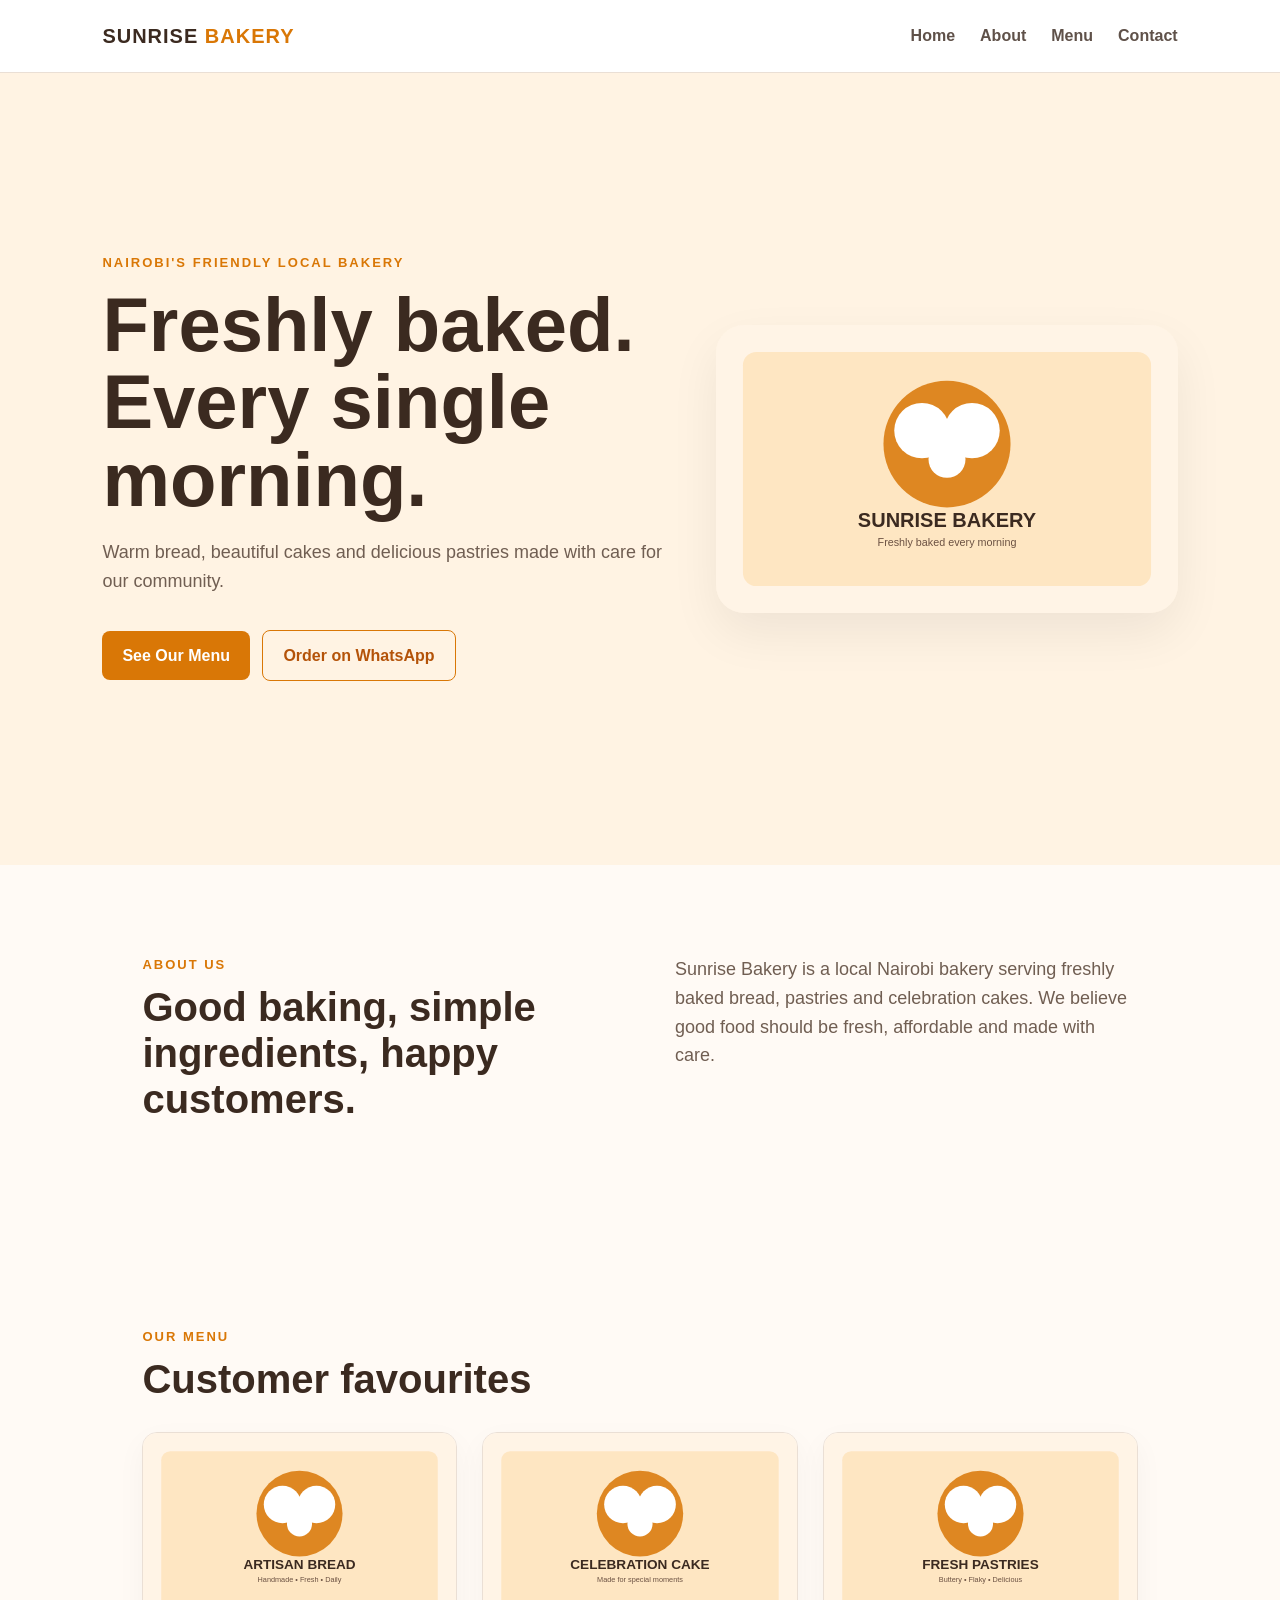
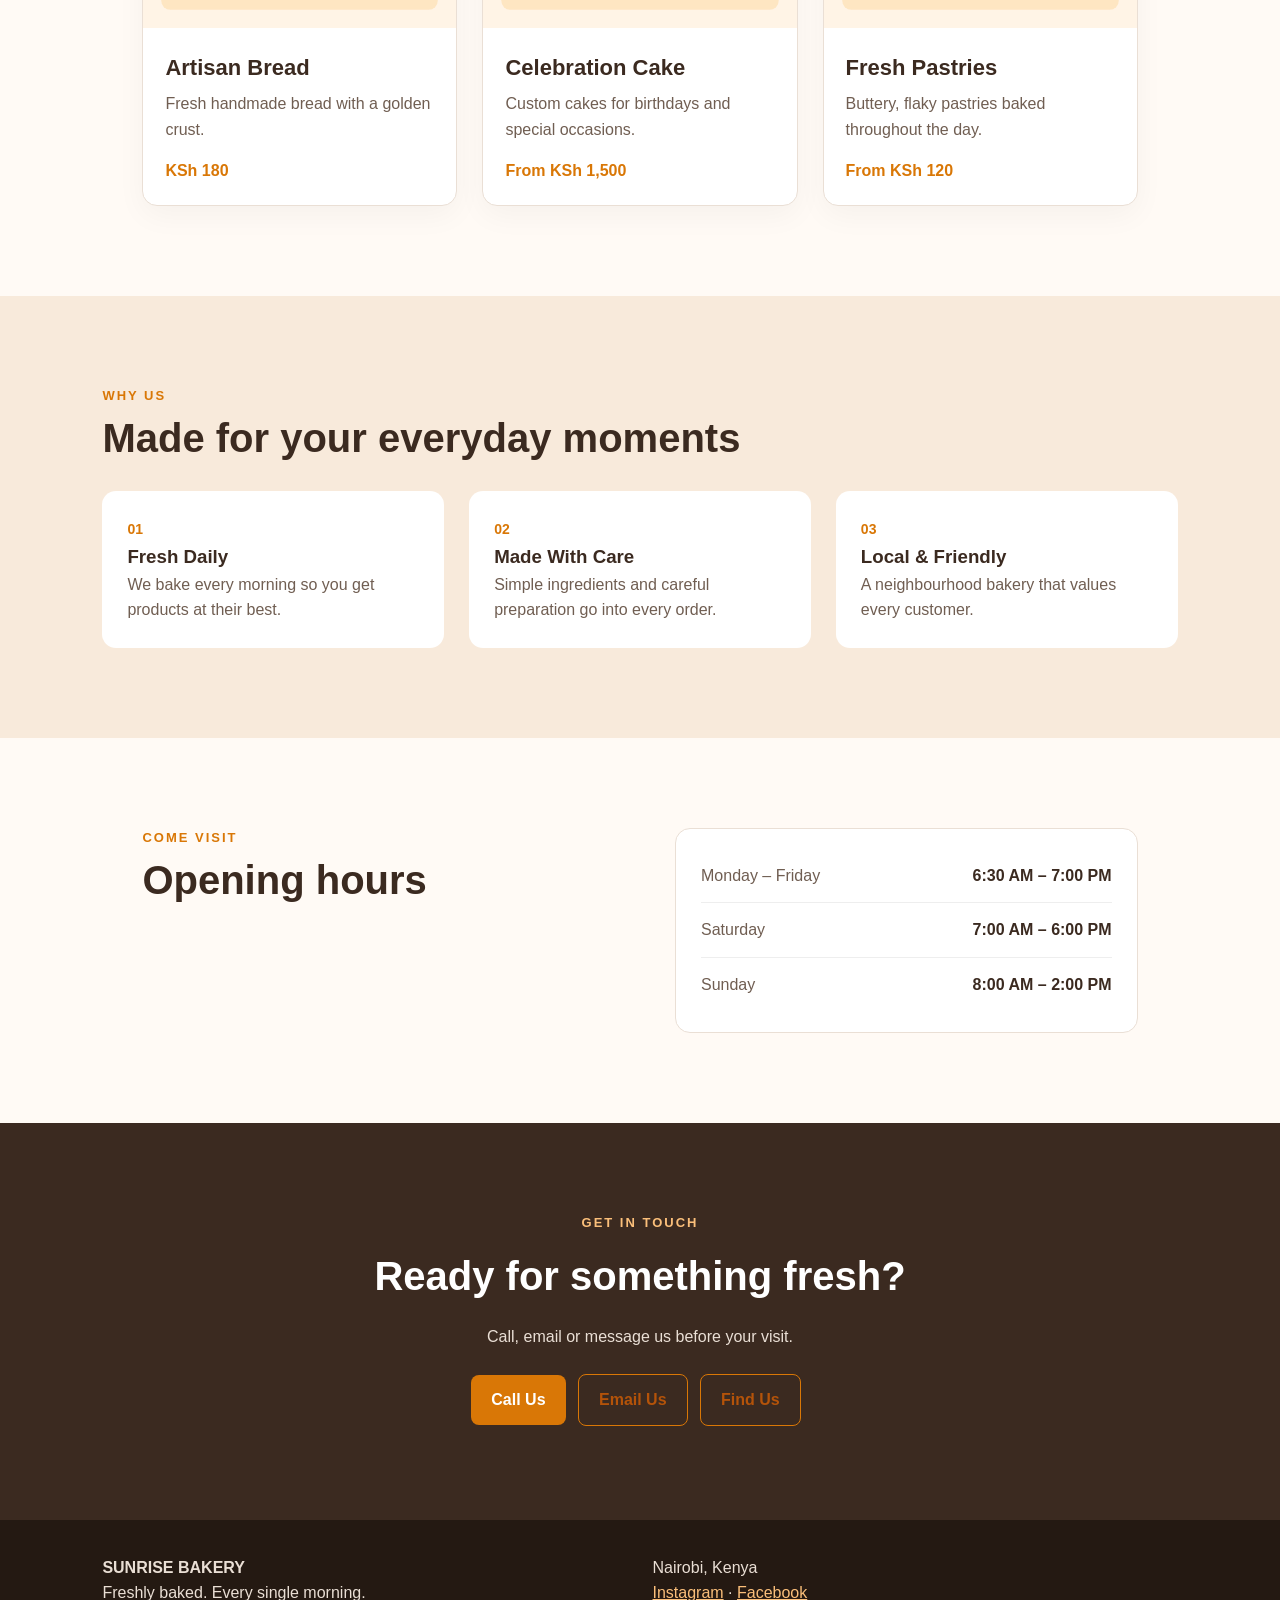
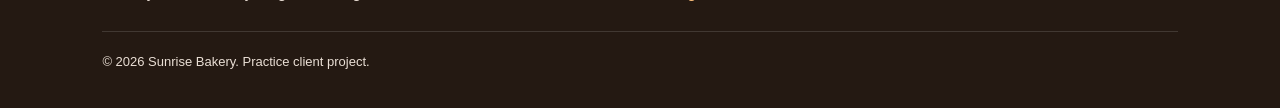
<file: examples/Sunrise_Bakery_Client_HTML_CSS_Project-vincent/reference/index.html>
<!DOCTYPE html>
<html lang="en">

<head>
  <meta charset="UTF-8">
  <meta name="viewport" content="width=device-width, initial-scale=1.0">
  <title>Sunrise Bakery | Nairobi</title>
  <link rel="stylesheet" href="style.css">
</head>

<body>
  <header class="header">
    <a class="logo" href="#home">SUNRISE <span>BAKERY</span></a>
    <nav><a href="#home">Home</a><a href="#about">About</a><a href="#menu">Menu</a><a href="#contact">Contact</a></nav>
  </header>

  <main>
    <section id="home" class="hero">
      <div>
        <p class="eyebrow">NAIROBI'S FRIENDLY LOCAL BAKERY</p>
        <h1>Freshly baked.<br>Every single morning.</h1>
        <p class="lead">Warm bread, beautiful cakes and delicious pastries made with care for our community.</p>
        <a class="button" href="#menu">See Our Menu</a>
        <a class="button outline" href="https://wa.me/254700123456">Order on WhatsApp</a>
      </div>
      <img src="../assets/hero.svg" alt="Sunrise Bakery">
    </section>

    <section id="about" class="section about">
      <div>
        <p class="eyebrow">ABOUT US</p>
        <h2>Good baking, simple ingredients, happy customers.</h2>
      </div>
      <p>Sunrise Bakery is a local Nairobi bakery serving freshly baked bread, pastries and celebration cakes. We
        believe good food should be fresh, affordable and made with care.</p>
    </section>

    <section id="menu" class="section">
      <p class="eyebrow">OUR MENU</p>
      <h2>Customer favourites</h2>
      <div class="grid">
        <article class="card"><img src="../assets/bread.svg" alt="Artisan bread">
          <div>
            <h3>Artisan Bread</h3>
            <p>Fresh handmade bread with a golden crust.</p><strong>KSh 180</strong>
          </div>
        </article>
        <article class="card"><img src="../assets/cake.svg" alt="Celebration cake">
          <div>
            <h3>Celebration Cake</h3>
            <p>Custom cakes for birthdays and special occasions.</p><strong>From KSh 1,500</strong>
          </div>
        </article>
        <article class="card"><img src="../assets/pastry.svg" alt="Fresh pastries">
          <div>
            <h3>Fresh Pastries</h3>
            <p>Buttery, flaky pastries baked throughout the day.</p><strong>From KSh 120</strong>
          </div>
        </article>
      </div>
    </section>

    <section class="section benefits">
      <p class="eyebrow">WHY US</p>
      <h2>Made for your everyday moments</h2>
      <div class="grid">
        <div class="feature"><b>01</b>
          <h3>Fresh Daily</h3>
          <p>We bake every morning so you get products at their best.</p>
        </div>
        <div class="feature"><b>02</b>
          <h3>Made With Care</h3>
          <p>Simple ingredients and careful preparation go into every order.</p>
        </div>
        <div class="feature"><b>03</b>
          <h3>Local & Friendly</h3>
          <p>A neighbourhood bakery that values every customer.</p>
        </div>
      </div>
    </section>

    <section class="section hours">
      <div>
        <p class="eyebrow">COME VISIT</p>
        <h2>Opening hours</h2>
      </div>
      <div class="hours-list">
        <p><span>Monday – Friday</span><b>6:30 AM – 7:00 PM</b></p>
        <p><span>Saturday</span><b>7:00 AM – 6:00 PM</b></p>
        <p><span>Sunday</span><b>8:00 AM – 2:00 PM</b></p>
      </div>
    </section>

    <section id="contact" class="contact">
      <p class="eyebrow">GET IN TOUCH</p>
      <h2>Ready for something fresh?</h2>
      <p>Call, email or message us before your visit.</p>
      <a class="button" href="tel:+254700123456">Call Us</a>
      <a class="button outline" href="mailto:hello@sunrisebakery.example">Email Us</a>
      <a class="button outline" href="https://www.google.com/maps/search/?api=1&query=Nairobi%2C%20Kenya">Find Us</a>
    </section>
  </main>

  <footer>
    <div><strong>SUNRISE BAKERY</strong>
      <p>Freshly baked. Every single morning.</p>
    </div>
    <div>Nairobi, Kenya<br><a href="https://www.instagram.com/">Instagram</a> · <a
        href="https://www.facebook.com/">Facebook</a></div>
    <p class="copyright">© 2026 Sunrise Bakery. Practice client project.</p>
  </footer>
</body>

</html>
</file>
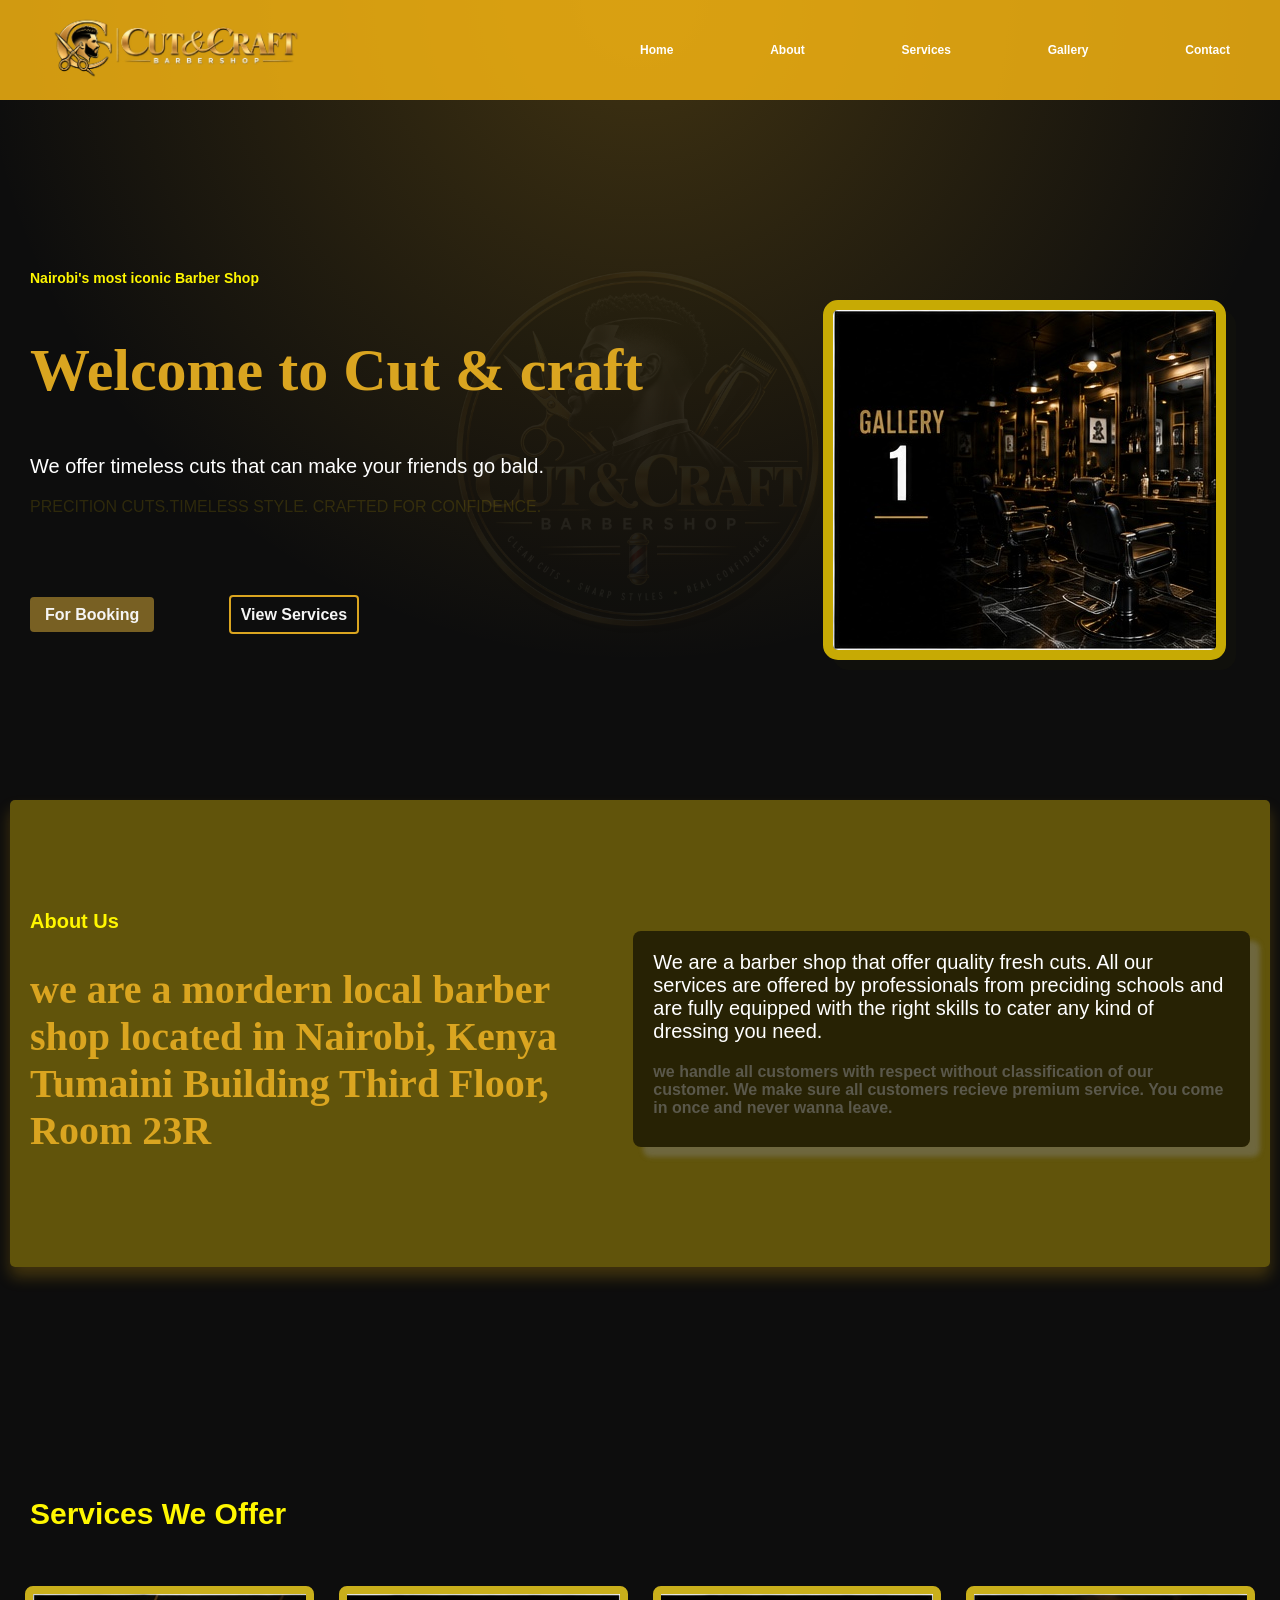
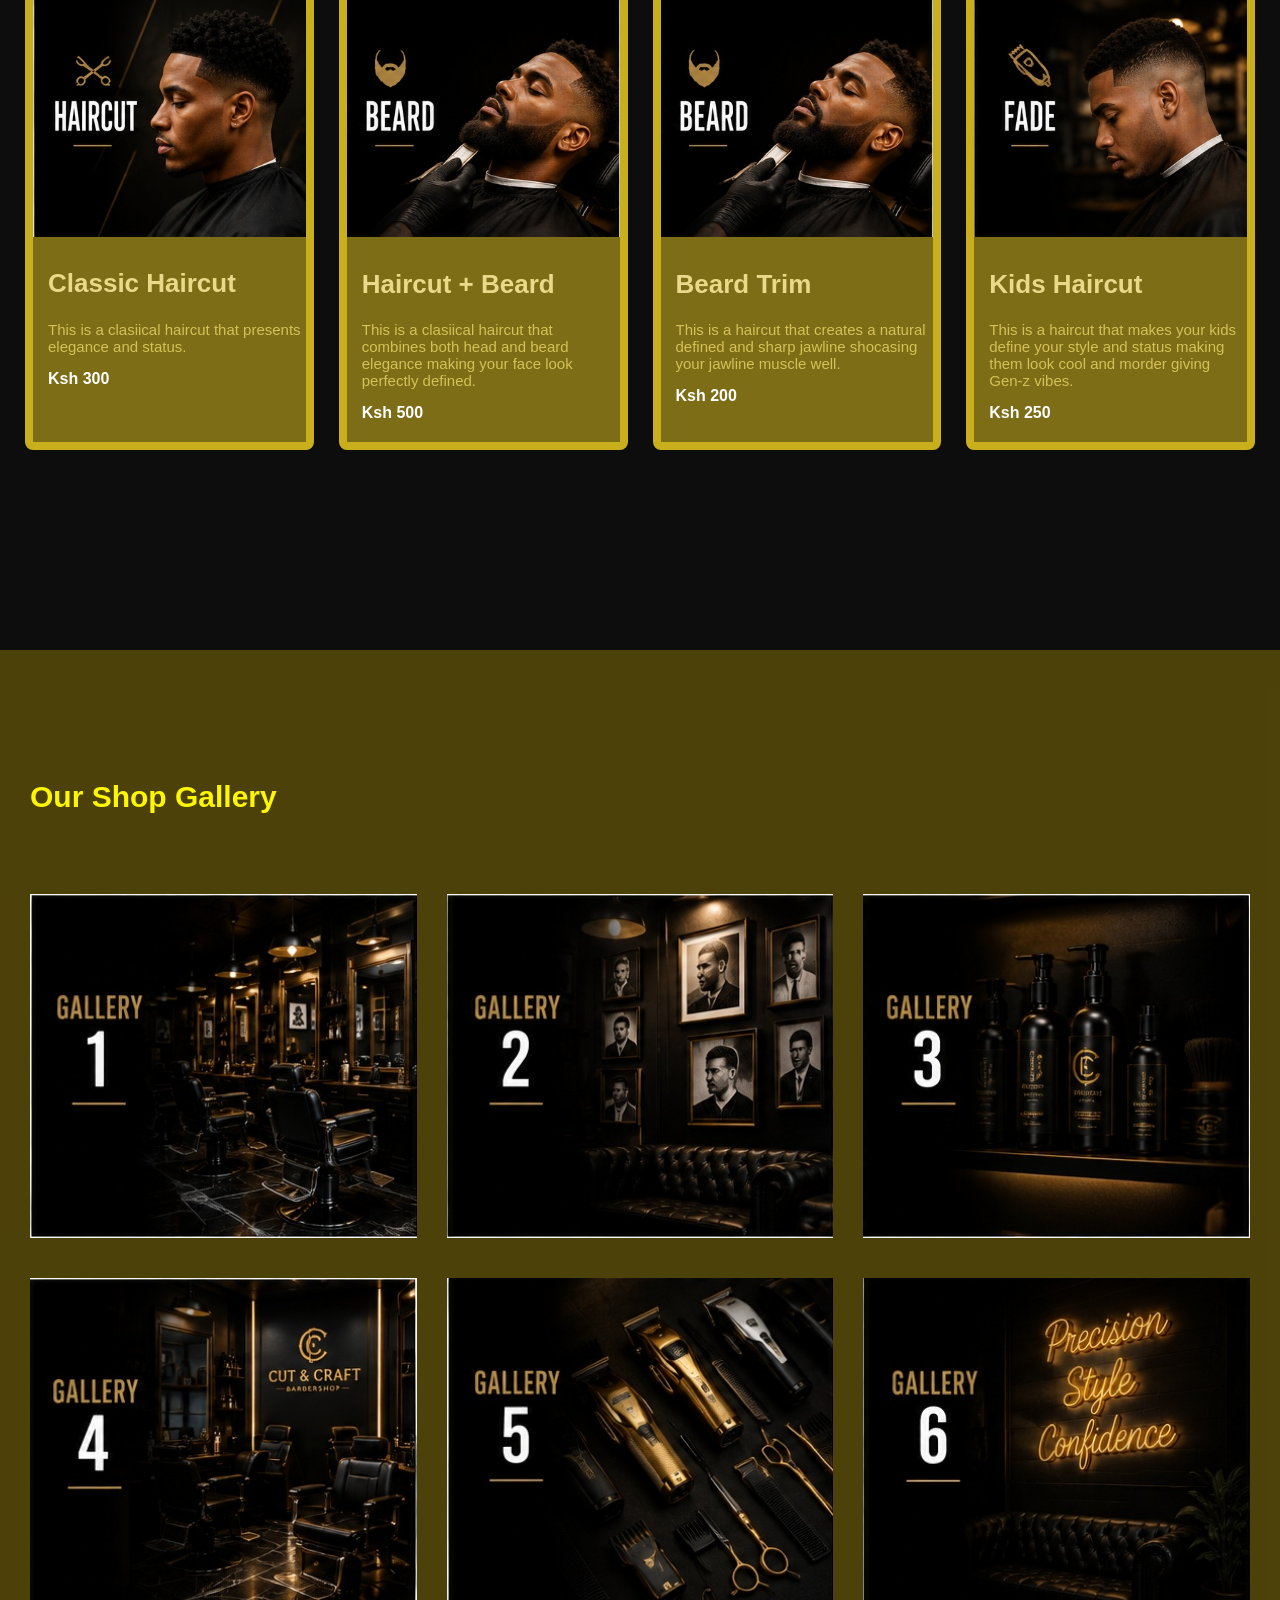
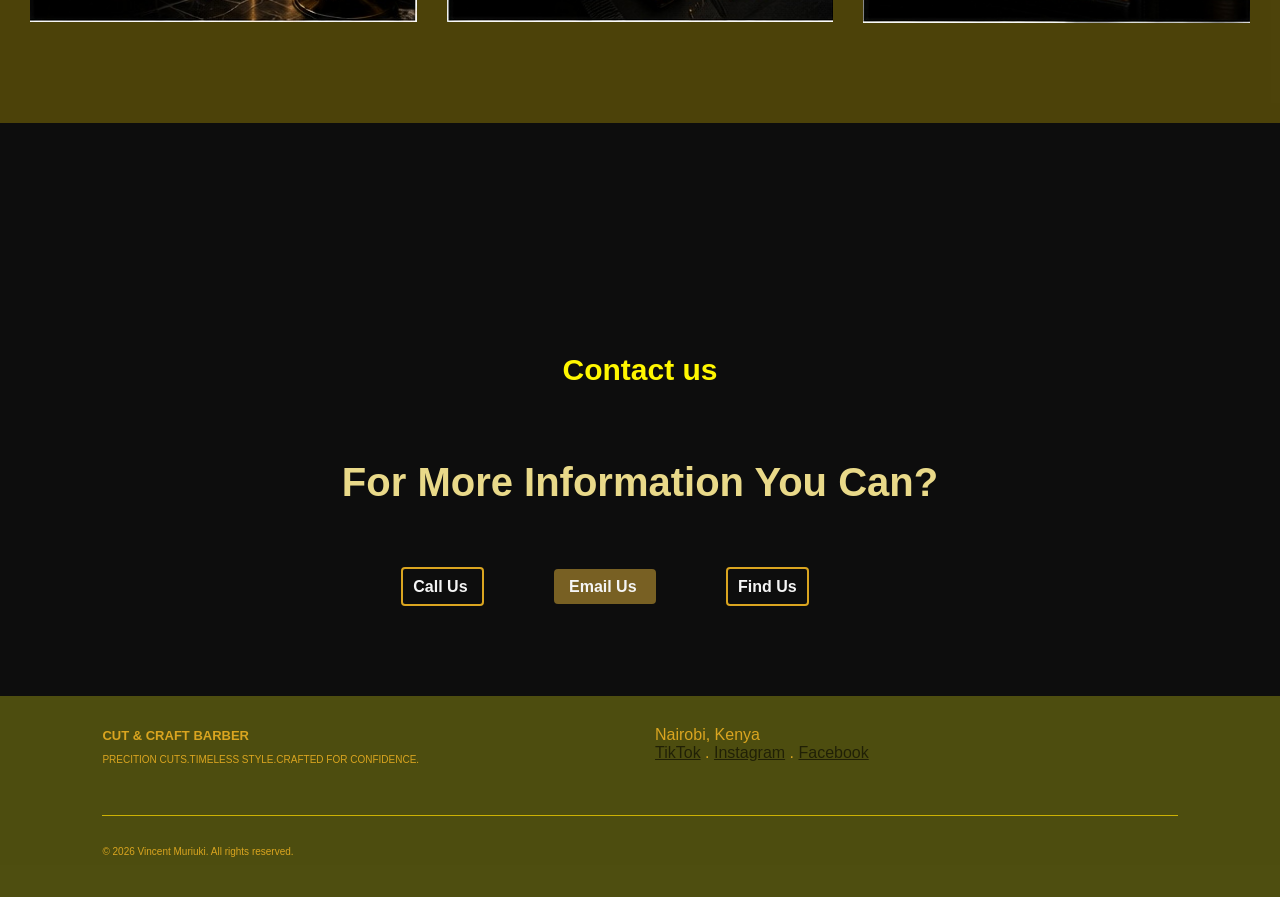
<file: examples/barber_shop_project/cut and craft.html>
<!DOCTYPE html>
<html lang="en">

<head>
  <meta charset="UTF-8">
  <meta name="viewport" content="width=device-width, initial-scale=1.0">
  <title>Cut & Craft barber_shop</title>
  <link rel="stylesheet" href="cut_and_craft.css">
</head>

<body>
  <header>
    <a href="#home">
      <img class="name" src="images/name-logo.png" alt="">
    </a>
    <nav>
      <a href="#home">Home</a>
      <a href="#about">About</a>
      <a href="#services">Services</a>
      <a href="#gallery">Gallery</a>
      <a href="#contact">Contact</a>
    </nav>
  </header>

  <section id="home" class="Home-tab">
    <div class="description">
      <p class="top">Nairobi's most iconic Barber Shop</p>
      <h1>
        Welcome to Cut & craft
      </h1>
      <p class="text">
        We offer timeless cuts that can make your friends go bald.
      </p>
      <p class="motto">
        PRECITION CUTS.TIMELESS STYLE.
        CRAFTED FOR CONFIDENCE.
      </p>
      <a class="button" href="https://wa.me/254711234567">For Booking</a>
      <a class="button-service" href="#services">View Services</a>
    </div>
    <div class="home-image">
      <img src="images/gallery-1.jpg" alt="">
    </div>
  </section>

  <section id="about" class="About-tab">
    <div>
      <p class="top">About Us</p>
      <h1>
        we are a mordern local barber shop located in Nairobi, Kenya Tumaini Building Third Floor, Room 23R
      </h1>
    </div>
    <div class="about-left">
      <p>
        We are a barber shop that offer quality fresh cuts. All our services are offered by professionals from preciding
        schools and are fully equipped with the right skills to cater any kind of dressing you need.
      </p>
      <b>
        we handle all customers with respect without classification of our customer. We make sure all customers recieve
        premium service. You come in once and never wanna leave.
      </b>
    </div>
  </section>

  <section id="services" class="services-tab">
    <div class="service-top">
      <p class="top">Services We Offer</p>
    </div>
    <div class="grid">
      <article class="card">
        <img src="images/haircut.jpg" alt="">
        <div>
          <h2>
            Classic Haircut
          </h2>
          <p>
            This is a clasiical haircut that presents elegance and status.
          </p>
          <b>Ksh 300</b>
        </div>
      </article>
      <article class="card ">
        <img src="images/beard.jpg" alt="">
        <div>
          <h2>
            Haircut + Beard
          </h2>
          <p>
            This is a clasiical haircut that combines both head and beard elegance making your face look perfectly
            defined.
          </p>
          <b>Ksh 500</b>
        </div>
      </article>
      <article class="card">
        <img src="images/beard.jpg" alt="">
        <div>
          <h2>
            Beard Trim
          </h2>
          <p>
            This is a haircut that creates a natural defined and sharp jawline shocasing your jawline muscle well.
          </p>
          <b>Ksh 200</b>
        </div>
      </article>
      <article class="card">
        <img src="images/fade.jpg" alt="">
        <div>
          <h2>
            Kids Haircut
          </h2>
          <p>
            This is a haircut that makes your kids define your style and status making them look cool and morder giving
            Gen-z vibes.
          </p>
          <b>Ksh 250</b>
        </div>
      </article>
    </div>
  </section>

  <section id="gallery" class="gallery-tab">
    <p class="top">
      Our Shop Gallery
    </p>
    <div class="images">
      <img src="images/gallery-1.jpg" alt="">
      <img src="images/gallery-2.jpg" alt="">
      <img src="images/gallery-3.jpg" alt="">
      <img src="images/gallery-4.jpg" alt="">
      <img src="images/gallery-5.jpg" alt="">
      <img src="images/gallery-6.jpg" alt="">
    </div>
  </section>

  <section id="contact" class="Contact-tab">
    <p class="top">Contact us</p>
    <h2>
      For More Information You Can?
    </h2>
    <a class="button-service" href="tel:+254711234567">
      Call Us
    </a>
    <a class="button" href="mailto:hello@freshcut.example">
      Email Us
    </a>
    <a class="button-service" href="https://www.google.com/maps/search/?&api=1query=Nairobi%2C%20Kenya">
      Find Us
    </a>
  </section>

  <footer>
    <div>
      <strong>CUT & CRAFT BARBER</strong>
      <P>
        PRECITION CUTS.TIMELESS STYLE.CRAFTED FOR CONFIDENCE.
      </P>
    </div>
    <div>
      Nairobi, Kenya
      <br>
      <a href="https://www.tiktok.com">TikTok</a>
      .
      <a href="https://www.instagram.com">Instagram</a>
      .
      <a href="https://www.facebook.com">Facebook</a>
    </div>
    <p class="copyright">&copy; <span class="js-year">2026</span> Vincent Muriuki. All rights reserved.</p>
  </footer>
</body>

</html>
</file>
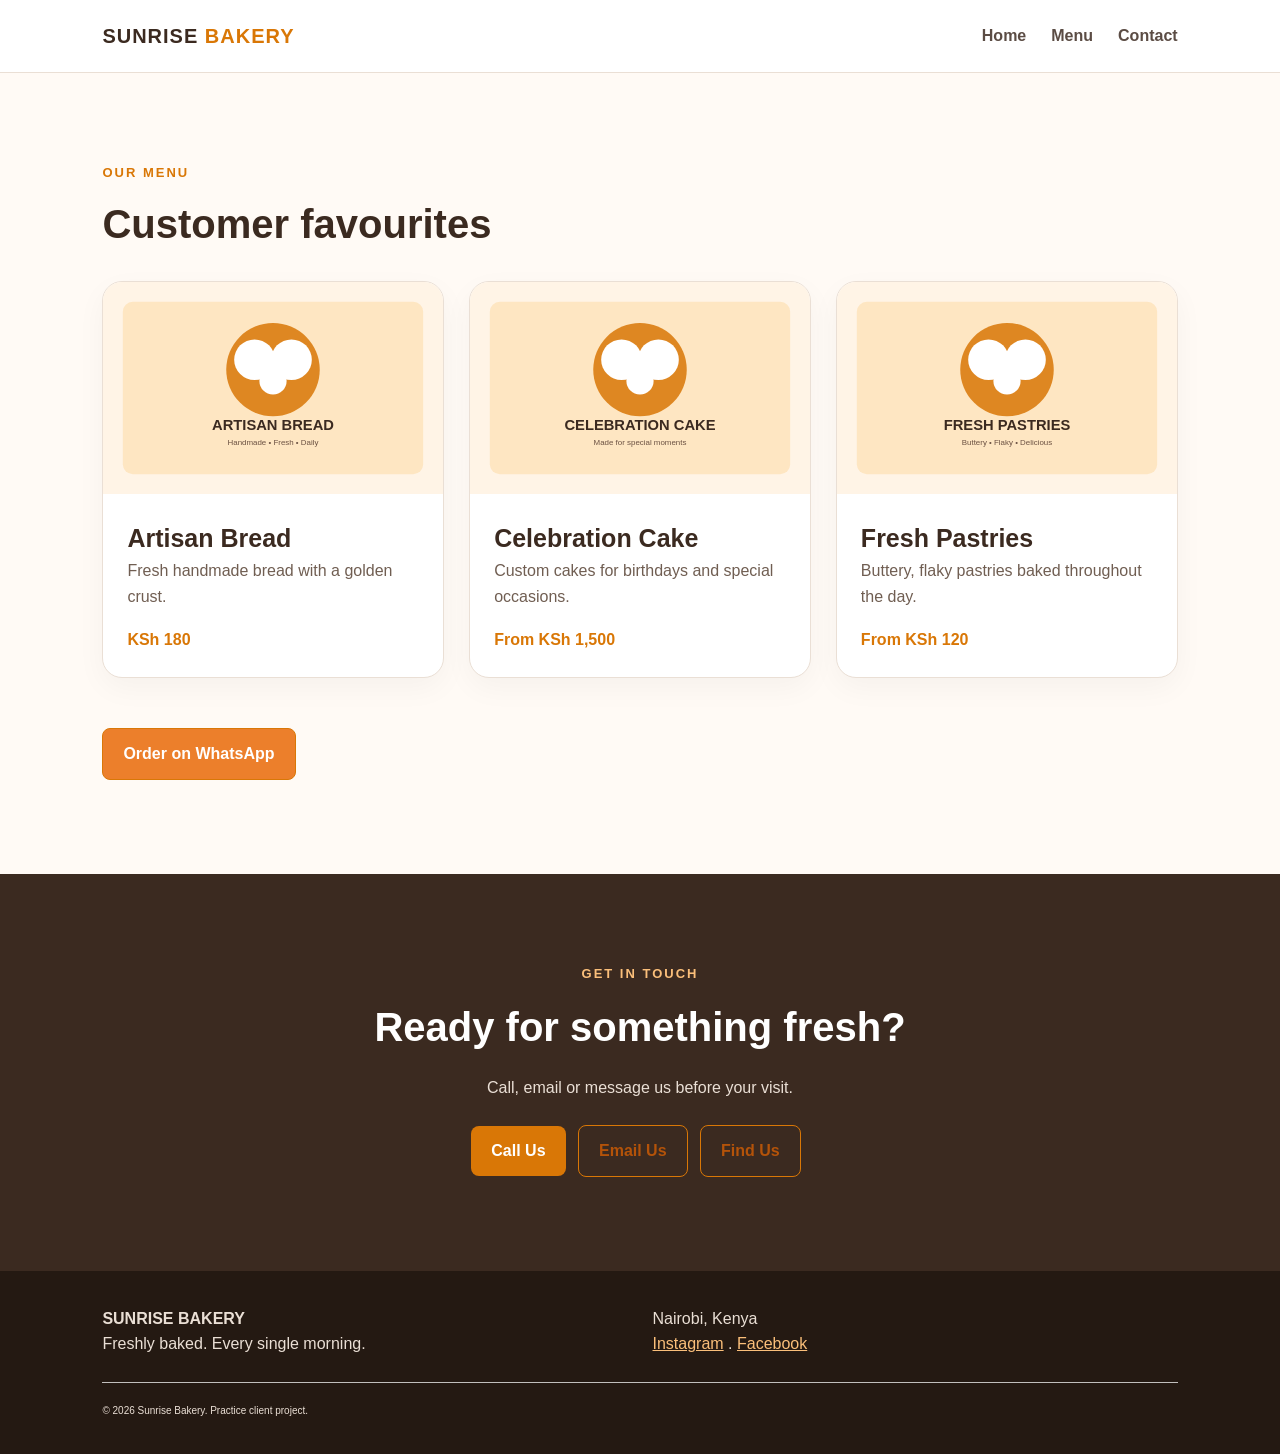
<file: examples/Sunrise_Bakery_Client_HTML_CSS_Project-vincent/starter/menu.html>
<!DOCTYPE html>
<html lang="en">

<head>
  <meta charset="UTF-8">
  <meta name="viewport" content="width=device-width, initial-scale=1.0">
  <title>Sunrise Bakery</title>
  <link rel="stylesheet" href="sunrise-bakery.css">
</head>

<body>

  <!-- TASK 1: Header and navigation -->

  <header>
    <div class="logo">
      <a href="#Home">SUNRISE <span>BAKERY</span></a>
    </div>
    <nav>
      <a href="sunrise-bakery.html">Home</a>
      <a href="#Menu">Menu</a>
      <a href="#Contacts">Contact</a>
    </nav>
  </header>

  <main>
    <section id="Menu" class="menu">
      <p class="top">
        OUR MENU
      </p>
      <h3>
        Customer favourites
      </h3>
      <div class="grid">
        <article class="card">
          <img src="../assets/bread.svg" alt="Artisan Bread">
          <div>
            <h4>
              Artisan Bread
            </h4>
            <p>
              Fresh handmade bread with a golden crust.
            </p>
            <strong>KSh 180</strong>
          </div>
        </article>
        <article class="card">
          <img src="../assets/cake.svg" alt="Celebration Cake">
          <div>
            <h4>
              Celebration Cake
            </h4>
            <p>
              Custom cakes for birthdays and special occasions.
            </p>
            <strong>From KSh 1,500</strong>
          </div>
        </article>
        <article class="card">
          <img src="../assets/pastry.svg" alt="Fresh pastries">
          <div>
            <h4>
              Fresh Pastries
            </h4>
            <p>
              Buttery, flaky pastries baked throughout the day.
            </p>
            <strong>From KSh 120</strong>
          </div>
        </article>
      </div>
      <a class="whatsapp menu-order-button" href="https://wa.me/254700123456">Order on WhatsApp</a>
    </section>

    <section id="Contacts" class="contact">
      <p class="top">
        GET IN TOUCH
      </p>
      <h2>
        Ready for something fresh?
      </h2>
      <p class="text">
        Call, email or message us before your visit.
      </p>
      <a class="menu-button" href="tel:+254700123456">
        Call Us
      </a>
      <a class="whatsapp" href="mailto:hello@sunrisebakery.example">
        Email Us
      </a>
      <a class="whatsapp" href="https://www.google.com/maps/search/?api=1query=Nairobi%2C%20Kenya">
        Find Us
      </a>
    </section>
  </main>

  <!-- TASK 8: Footer -->

  <footer>
    <div>
      <strong>SUNRISE BAKERY</strong>
      <p>Freshly baked. Every single morning.</p>
    </div>
    <div>
      Nairobi, Kenya
      <br>
      <a href="https://www.instagram.com/">Instagram</a>
      .
      <a href="https://www.facebook.com/">Facebook</a>
    </div>
    <p class="copyright">© 2026 Sunrise Bakery. Practice client project.</p>
  </footer>

</body>
</file>
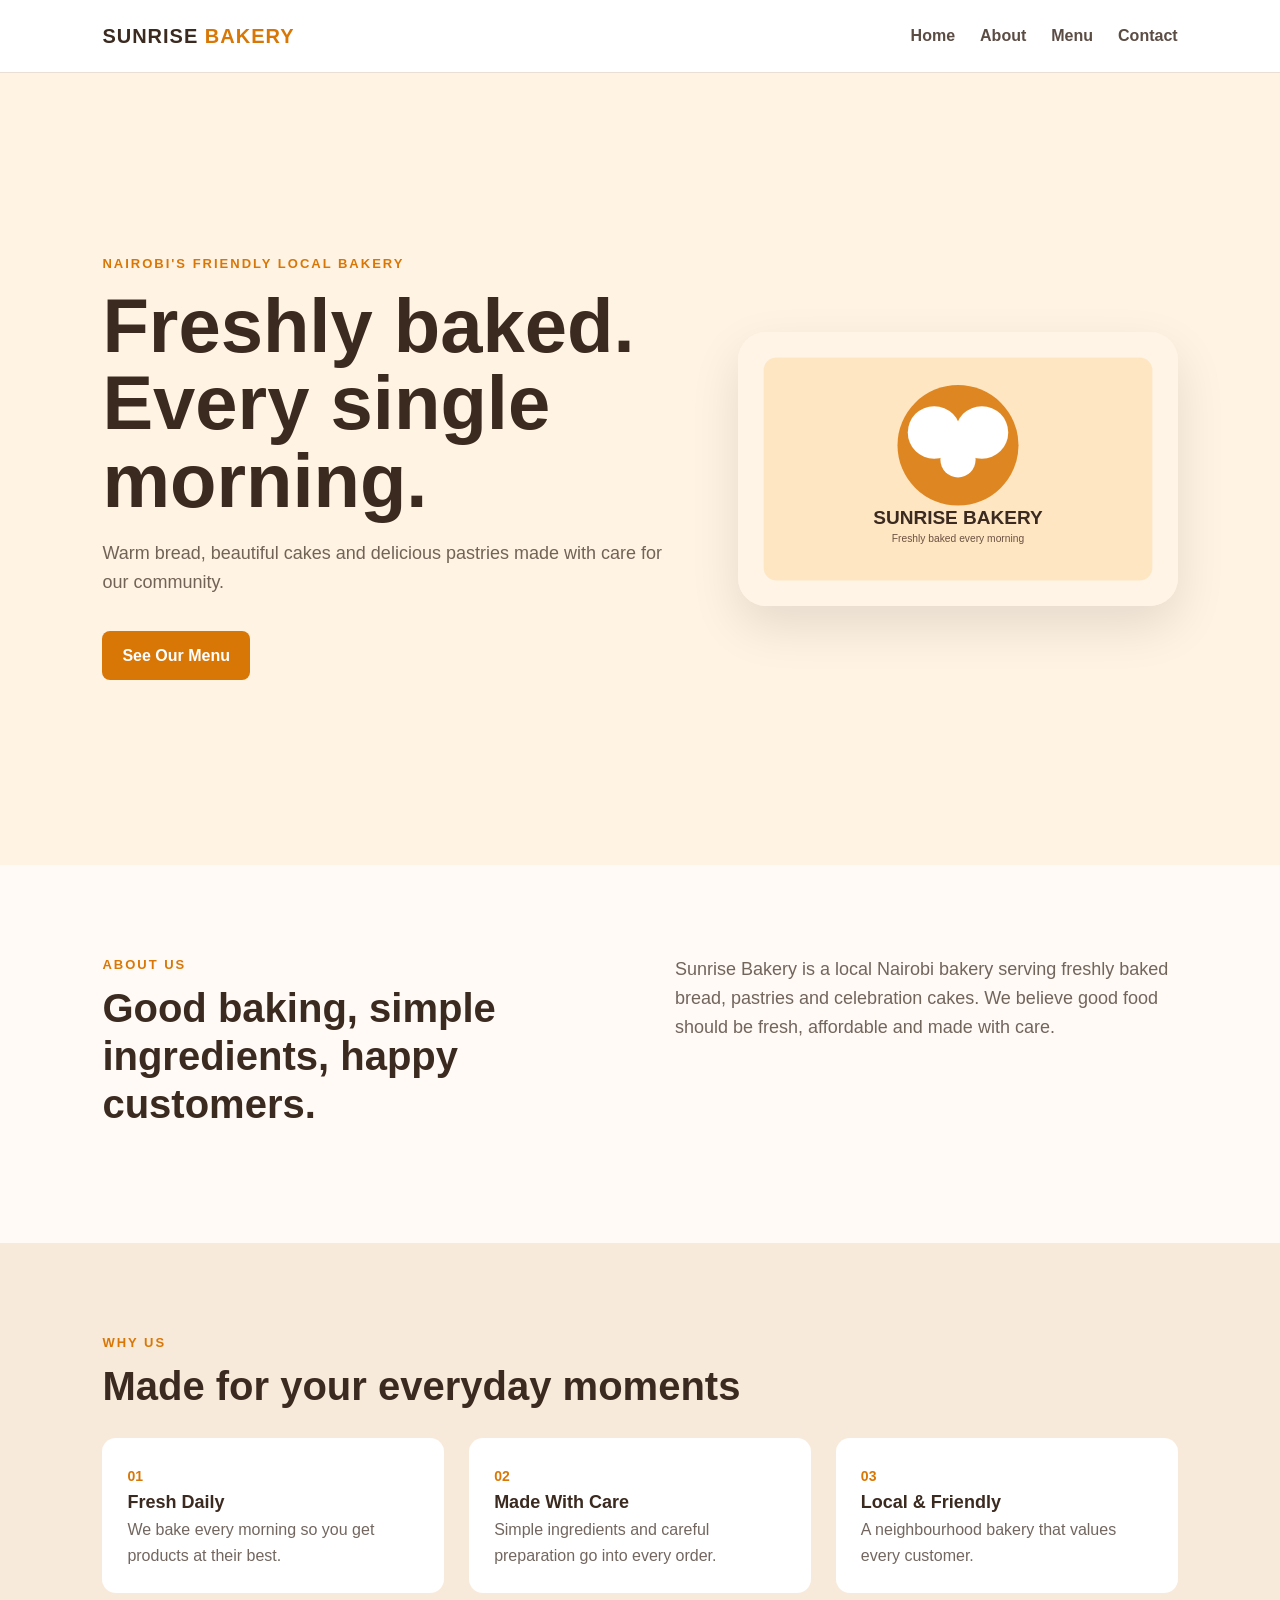
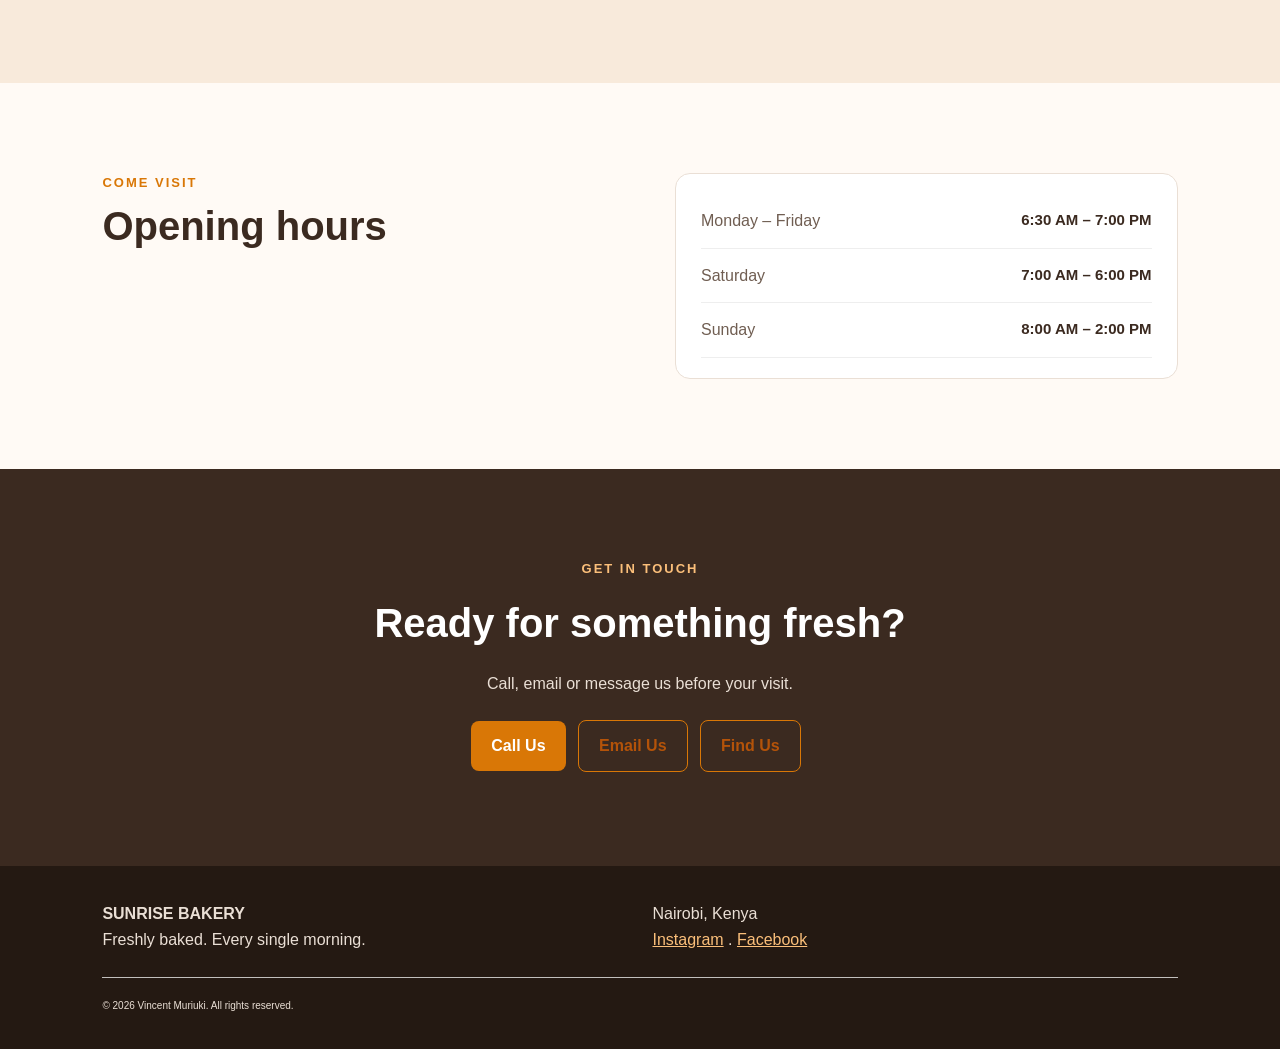
<file: examples/Sunrise_Bakery_Client_HTML_CSS_Project-vincent/starter/sunrise-bakery.html>
<!DOCTYPE html>
<html lang="en">

<head>
  <meta charset="UTF-8">
  <meta name="viewport" content="width=device-width, initial-scale=1.0">
  <title>Sunrise Bakery</title>
  <link rel="stylesheet" href="sunrise-bakery.css">
</head>

<body>

  <!-- TASK 1: Header and navigation -->

  <header>
    <div class="logo">
      <a href="#Home">SUNRISE <span>BAKERY</span></a>
    </div>
    <nav>
      <a href="#Home">Home</a>
      <a href="#About">About</a>
      <a href="menu.html">Menu</a>
      <a href="#Contacts">Contact</a>
    </nav>
  </header>

  <main>

    <!-- TASK 2: Hero section -->

    <section id="Home" class="home">
      <div>
        <p class="top">
          NAIROBI'S FRIENDLY LOCAL BAKERY
        </p>
        <h1>
          Freshly baked.<br>Every single morning.
        </h1>
        <p class="p2">
          Warm bread, beautiful cakes and delicious pastries made with care for our community.
        </p>
        <a class="menu-button" href="menu.html">See Our Menu</a>
      </div>
      <img src="../assets/hero.svg" alt="Sunrise Bakery">
    </section>


    <!-- TASK 3: About section -->

    <section id="About" class="about">
      <div class="about-left">
        <p class="top">
          ABOUT US
        </p>
        <h2>
          Good baking, simple ingredients, happy customers.
        </h2>
      </div>
      <div class="about-right">
        <p>
          Sunrise Bakery is a local Nairobi bakery serving freshly baked bread, pastries and celebration cakes. We
          believe good food should be fresh, affordable and made with care.
        </p>
      </div>
    </section>

    <!-- TASK 4: Products/Menu section.Images are in ../assets/ -->



    <!-- TASK 5: Why choose us section -->

    <section class="benefits">
      <p class="top">
        WHY US
      </p>
      <h5>
        Made for your everyday moments
      </h5>
      <div class="grid">
        <div class="features">
          <b>01</b>
          <h6>Fresh Daily</h6>
          <p>
            We bake every morning so you get products at their best.
          </p>
        </div>
        <div class="features">
          <b>02</b>
          <h6>Made With Care</h6>
          <p>
            Simple ingredients and careful preparation go into every order.
          </p>
        </div>
        <div class="features">
          <b>03</b>
          <h6>Local & Friendly</h6>
          <p>
            A neighbourhood bakery that values every customer.
          </p>
        </div>
      </div>
    </section>

    <!-- TASK 6: Opening hours -->

    <section class="opening-hours">
      <div class="left">
        <p class="top">COME VISIT</p>
        <h2>Opening hours</h2>
      </div>
      <div class="time-list">
        <div>
          <span>Monday – Friday</span>
          <b>6:30 AM – 7:00 PM</b>
        </div>
        <div>
          <span>Saturday</span>
          <b>7:00 AM – 6:00 PM</b>
        </div>
        <div>
          <span>Sunday</span>
          <b>8:00 AM – 2:00 PM</b>
        </div>
      </div>
    </section>

    <!-- TASK 7: Contact and location section -->

    <section id="Contacts" class="contact">
      <p class="top">
        GET IN TOUCH
      </p>
      <h2>
        Ready for something fresh?
      </h2>
      <p class="text">
        Call, email or message us before your visit.
      </p>
      <a class="menu-button" href="tel:+254700123456">
        Call Us
      </a>
      <a class="whatsapp" href="mailto:hello@sunrisebakery.example">
        Email Us
      </a>
      <a class="whatsapp" href="https://www.google.com/maps/search/?api=1query=Nairobi%2C%20Kenya">
        Find Us
      </a>
    </section>
  </main>

  <!-- TASK 8: Footer -->

  <footer>
    <div>
      <strong>SUNRISE BAKERY</strong>
      <p>Freshly baked. Every single morning.</p>
    </div>
    <div>
      Nairobi, Kenya
      <br>
      <a href="https://www.instagram.com/">Instagram</a>
      .
      <a href="https://www.facebook.com/">Facebook</a>
    </div>
    <p class="copyright">&copy; <span class="js-year">2026</span> Vincent Muriuki. All rights reserved.</p>
  </footer>

</body>

</html>
</file>
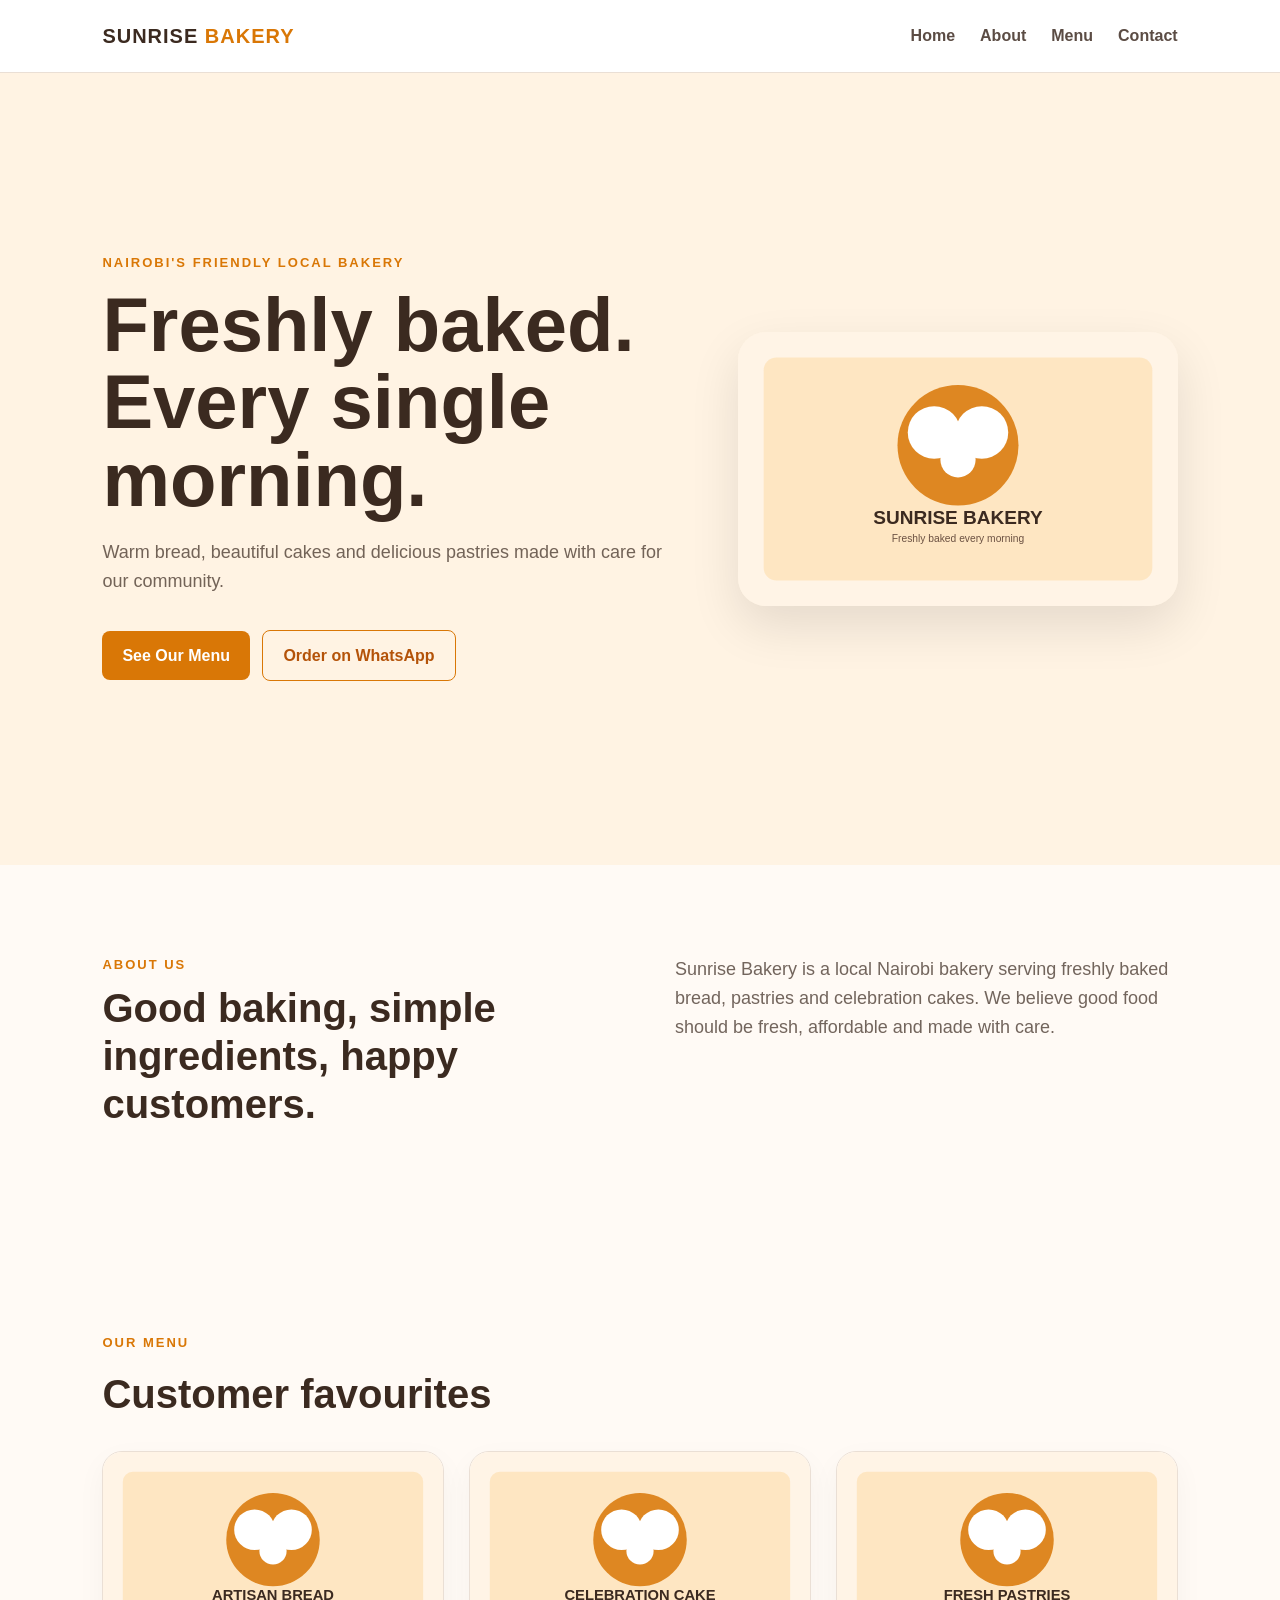
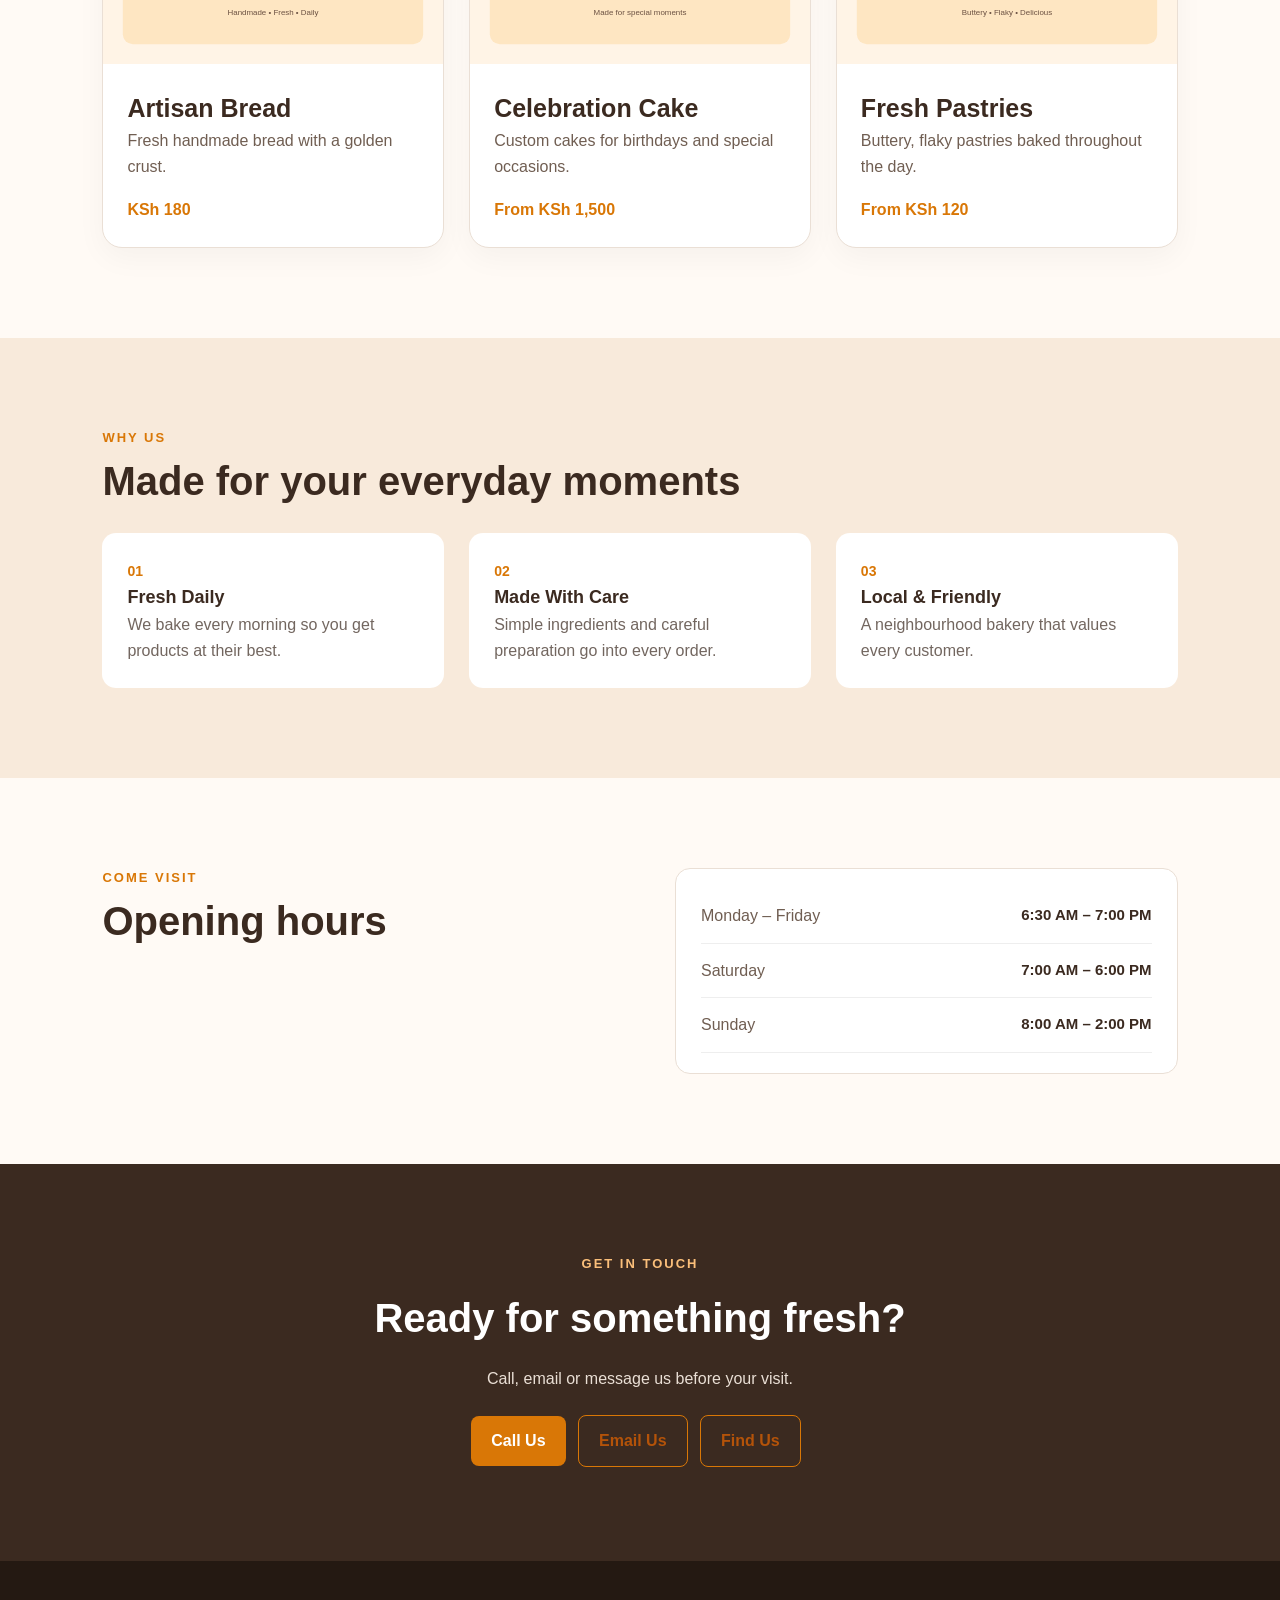
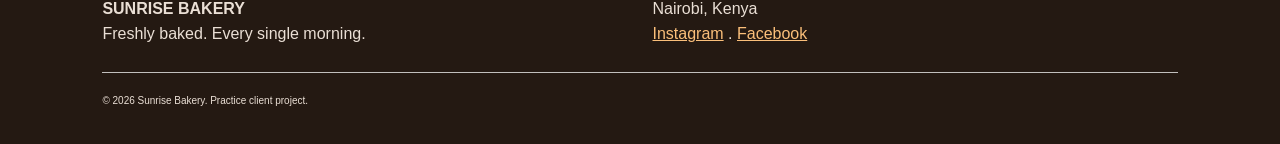
<file: examples/Sunrise_Bakery_Client_HTML_CSS_Project/starter/sunrise-bakery.html>
<!DOCTYPE html>
<html lang="en">

  <head>
    <meta charset="UTF-8">
    <meta name="viewport" content="width=device-width, initial-scale=1.0">
    <title>Sunrise Bakery</title>
    <link rel="stylesheet" href="sunrise-bakery.css">
  </head>

  <body>

    <!-- TASK 1: Header and navigation -->

    <header>
      <div class="logo">
        <a href="#Home">SUNRISE <span>BAKERY</span></a>
      </div>
      <nav>
        <a href="#Home">Home</a>
        <a href="#About">About</a>
        <a href="#Menu">Menu</a>
        <a href="#Contacts">Contact</a>
      </nav>
    </header>

    <main>

      <!-- TASK 2: Hero section -->

      <section id="Home" class="home">
        <div>
          <p class="top">
            NAIROBI'S FRIENDLY LOCAL BAKERY
          </p>
          <h1>
            Freshly baked.<br>Every single morning.
          </h1>
          <p class="p2">
            Warm bread, beautiful cakes and delicious pastries made with care for our community.
          </p>
          <a class="menu-button" href="#Menu">See Our Menu</a>
          <a class="whatsapp" href="https://wa.me/254700123456">Order on WhatsApp</a>
        </div>
        <img src="../assets/hero.svg" alt="Sunrise Bakery">
      </section>
      

      <!-- TASK 3: About section -->

      <section id="About" class="about">
        <div class="about-left">
        <p class="top">
          ABOUT US
        </p>
        <h2>
          Good baking, simple ingredients, happy customers.
        </h2>
        </div>
        <div class="about-right">
          <p>
            Sunrise Bakery is a local Nairobi bakery serving freshly baked bread, pastries and celebration cakes. We believe good food should be fresh, affordable and made with care.
          </p>
        </div>
      </section>

      <!-- TASK 4: Products/Menu section.Images are in ../assets/ -->

      <section id="Menu" class="menu">
        <p class="top">
          OUR MENU
        </p>
        <h3>
          Customer favourites
        </h3>
        <div class="grid">
          <article class="card">
            <img src="../assets/bread.svg" alt="Artisan Bread">
            <div>
              <h4>
                Artisan Bread
              </h4>
              <p>
                Fresh handmade bread with a golden crust.
              </p>
              <strong>KSh 180</strong>
            </div>
          </article>
          <article class="card">
           <img src="../assets/cake.svg" alt="Celebration Cake">
            <div>
              <h4>
                Celebration Cake
              </h4>
              <p>
                Custom cakes for birthdays and special occasions.
              </p>
              <strong>From KSh 1,500</strong>
            </div>
          </article>
          <article class="card">
           <img src="../assets/pastry.svg" alt="Fresh pastries">
            <div>
              <h4>
                Fresh Pastries
              </h4>
              <p>
                Buttery, flaky pastries baked throughout the day.
              </p>
              <strong>From KSh 120</strong>
            </div>
          </article>
        </div>
      </section>

      <!-- TASK 5: Why choose us section -->
      
      <section class="benefits">
        <p class="top">
          WHY US
        </p>
        <h5>
          Made for your everyday moments
        </h5>
        <div class="grid">
          <div class="features">
            <b>01</b>
            <h6>Fresh Daily</h6>
            <p>
              We bake every morning so you get products at their best.
            </p>
          </div>
          <div class="features">
            <b>02</b>
            <h6>Made With Care</h6>
            <p>
              Simple ingredients and careful preparation go into every order.
            </p>
          </div>
          <div class="features">
            <b>03</b>
            <h6>Local & Friendly</h6>
            <p>
              A neighbourhood bakery that values every customer.
            </p>
          </div>
        </div>
      </section>

      <!-- TASK 6: Opening hours -->

      <section class="opening-hours">
        <div class="left">
          <p class="top">COME VISIT</p>
          <h2>Opening hours</h2>
        </div>
        <div class="time-list">
          <div>
            <span>Monday – Friday</span>
            <b>6:30 AM – 7:00 PM</b>
          </div>
          <div>
            <span>Saturday</span>
            <b>7:00 AM – 6:00 PM</b>
          </div>
          <div>
            <span>Sunday</span>
            <b>8:00 AM – 2:00 PM</b>
          </div>
        </div>
      </section>

      <!-- TASK 7: Contact and location section -->

      <section id="Contacts" class="contact">
        <p class="top">
          GET IN TOUCH
        </p>
        <h2>
          Ready for something fresh?
        </h2>
        <p class="text">
          Call, email or message us before your visit.
        </p>
        <a class="menu-button" href="tel:+254700123456">
          Call Us
        </a>
        <a class="whatsapp" href="mailto:hello@sunrisebakery.example">
          Email Us
        </a>
        <a class="whatsapp" href="https://www.google.com/maps/search/?api=1query=Nairobi%2C%20Kenya">
          Find Us
        </a>
      </section>
    </main>

    <!-- TASK 8: Footer -->

    <footer>
      <div>
        <strong>SUNRISE BAKERY</strong>
        <p>Freshly baked. Every single morning.</p>
      </div>
      <div>
        Nairobi, Kenya
        <br>
        <a href="https://www.instagram.com/">Instagram</a>
        .
        <a href="https://www.facebook.com/">Facebook</a>
      </div>
      <p class="copyright">© 2026 Sunrise Bakery. Practice client project.</p>
    </footer>

  </body>

</html>
</file>
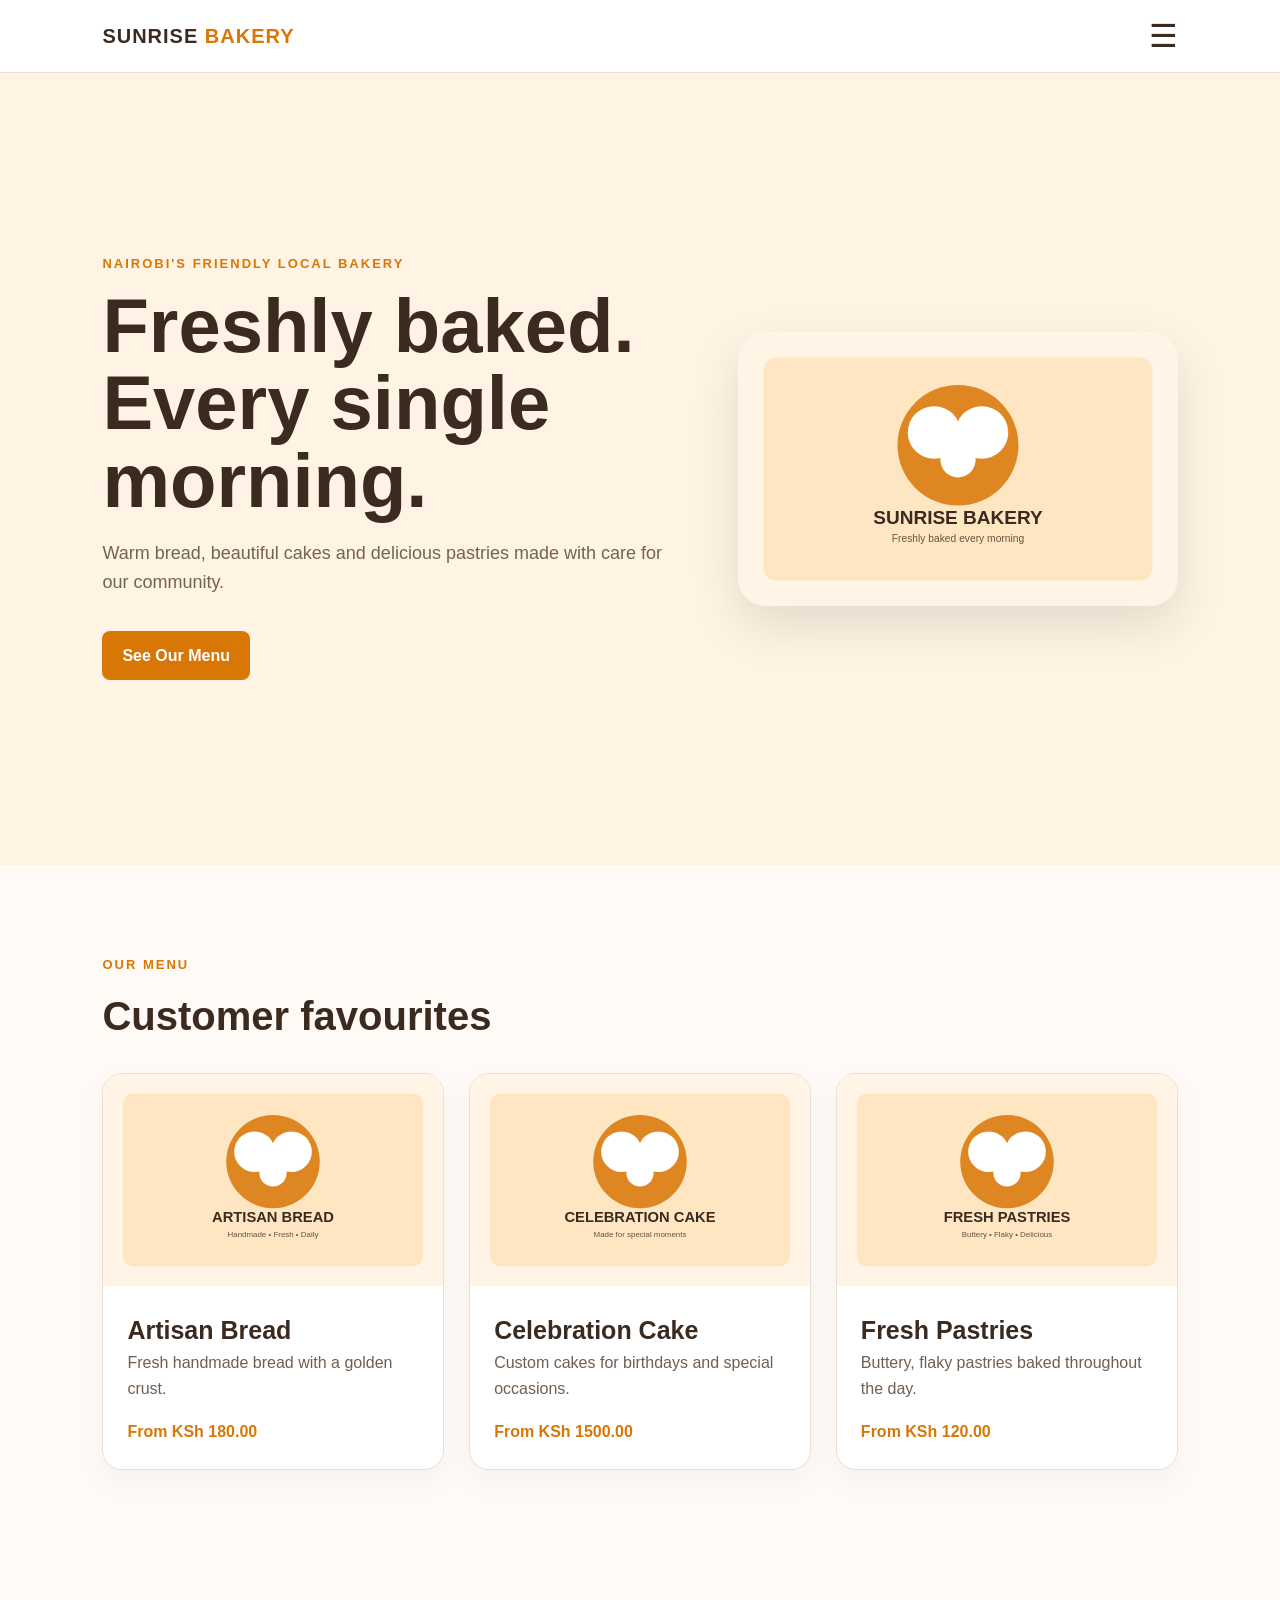
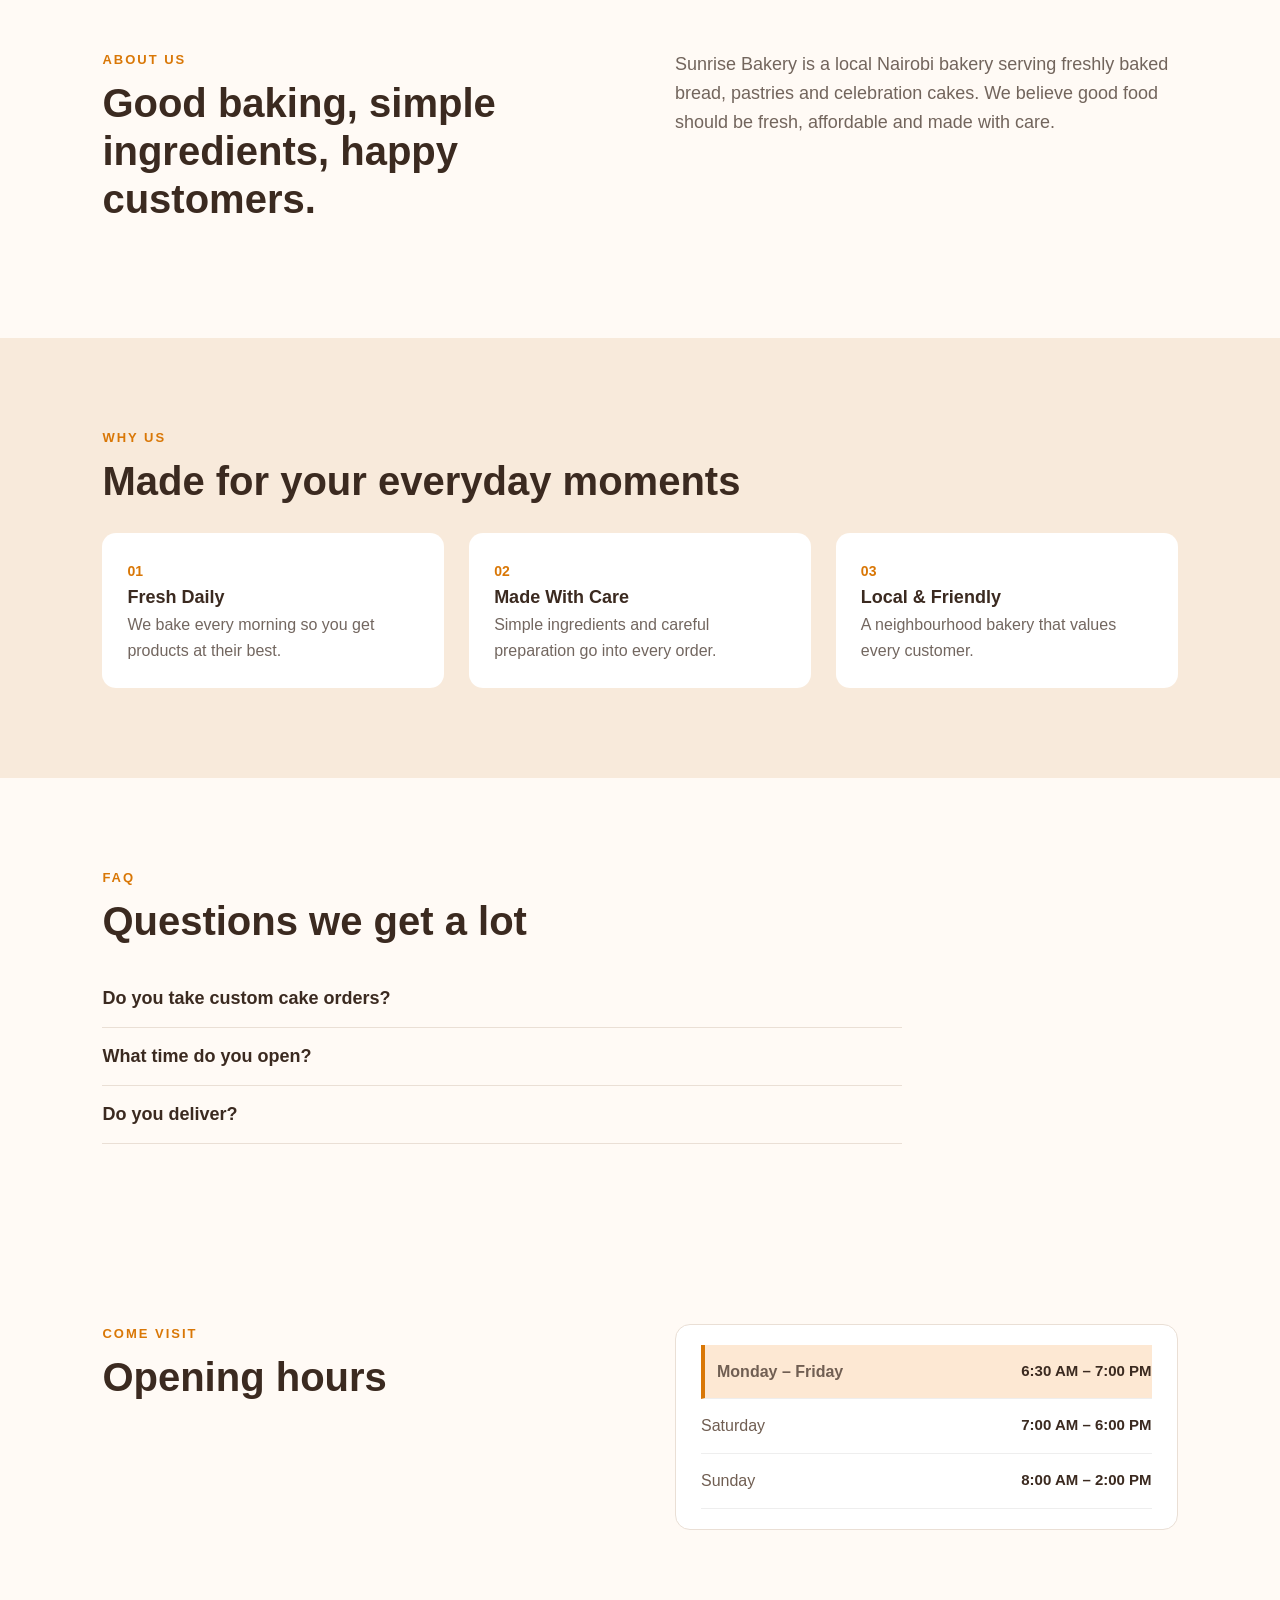
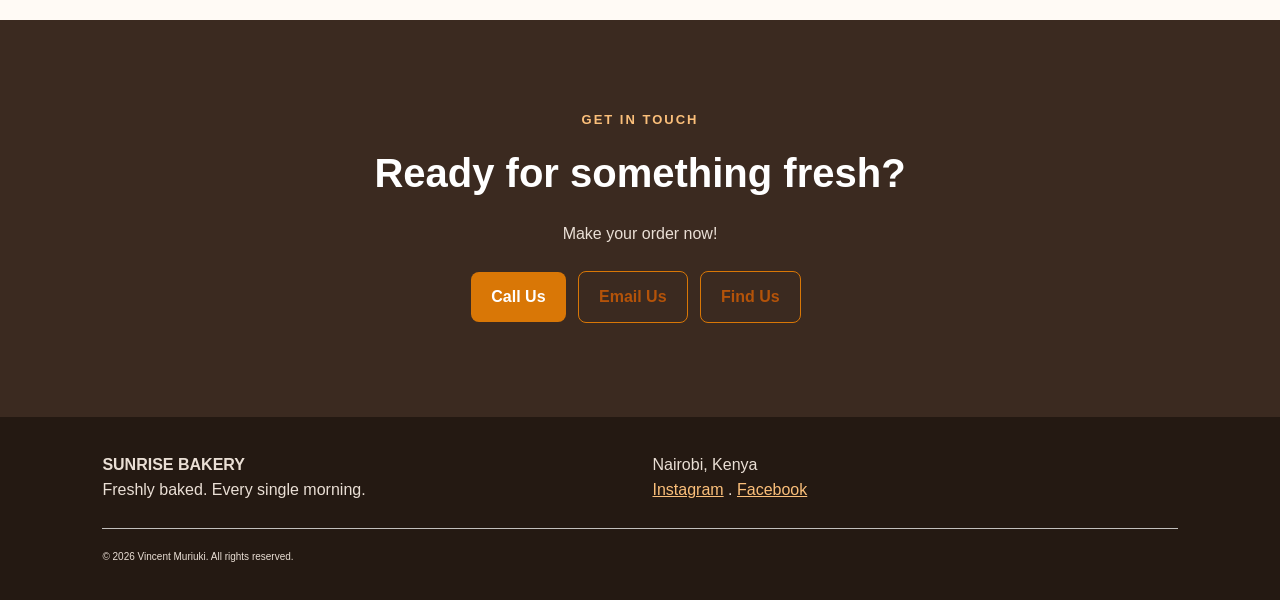
<file: examples/Sunrise_Bakery_js/starter/sunrise-bakery.html>
<!DOCTYPE html>
<html lang="en">

<head>
  <meta charset="UTF-8">
  <meta name="viewport" content="width=device-width, initial-scale=1.0">
  <title>Sunrise Bakery</title>
  <link rel="stylesheet" href="sunrise-bakery.css">
</head>

<body>

  <!-- TASK 1: Header and navigation -->

  <header>
    <div class="logo">
      <a href="#Home">SUNRISE <span>BAKERY</span></a>
    </div>

    <div class="header-right">
      <button class="menu-toggle" aria-label="open menu">&#9776;</button>
      <nav class="nav-links">
        <a href="#Home">Home</a>
        <a href="#Menu">Menu</a>
        <a href="#About">About</a>
        <a href="#Contacts">Contact</a>
      </nav>
    </div>

  </header>

  <main>

    <!-- TASK 2: Hero section -->

    <section id="Home" class="home js-main">

    </section>

    <section id="Menu" class="menu">
      <p class="top">
        OUR MENU
      </p>
      <h3>
        Customer favourites
      </h3>
      <div class="grid  js-menu"></div>

    </section>

    <!-- TASK 3: About section -->

    <section id="About" class="about js-about">

    </section>

    <!-- TASK 5: Why choose us section -->

    <section class="benefits js-benefits">

    </section>

    <!-- TASK 4: FAQ section -->

    <section id="FAQ" class="faq js-faq">

    </section>

    <!-- TASK 6: Opening hours -->

    <section class="opening-hours js-opening-hours">

    </section>

    <!-- TASK 7: Contact and location section -->

    <section id="Contacts" class="contact js-contact">

    </section>

  </main>



  <!-- TASK 8: Footer -->

  <footer>
    <div>
      <strong>SUNRISE BAKERY</strong>
      <p>Freshly baked. Every single morning.</p>
    </div>
    <div>
      Nairobi, Kenya
      <br>
      <a href="https://www.instagram.com/">Instagram</a>
      .
      <a href="https://www.facebook.com/">Facebook</a>
    </div>
    <p class="copyright">&copy; <span class="js-year">2026</span> Vincent Muriuki. All rights reserved.</p>
  </footer>

  <script src="scripts/sunrise-bakery.js" type="module"></script>
</body>

</html>
</file>
<file: examples/Sunrise_Bakery_Client_HTML_CSS_Project-vincent/reference/style.css>
* {
  box-sizing: border-box;
  margin: 0;
  padding: 0
}

html {
  scroll-behavior: smooth
}

body {
  font-family: Arial, Helvetica, sans-serif;
  color: #3b2a20;
  background: #fffaf5;
  line-height: 1.6
}

a {
  color: inherit
}

.header {
  position: sticky;
  top: 0;
  z-index: 5;
  display: flex;
  justify-content: space-between;
  align-items: center;
  padding: 20px 8%;
  background: #fff;
  border-bottom: 1px solid rgb(234, 223, 213)
}

.logo {
  text-decoration: none;
  font-weight: 900;
  font-size: 20px;
  letter-spacing: 1px
}

.logo span {
  color: #d97706
}

nav {
  display: flex;
  gap: 25px
}

nav a {
  text-decoration: none;
  color: #5f5149;
  font-weight: 600
}

nav a:hover {
  color: #d97706
}

.hero {
  min-height: 88vh;
  padding: 80px 8%;
  display: grid;
  grid-template-columns: 1.1fr .9fr;
  gap: 50px;
  align-items: center;
  background: #fff3e3
}

.hero h1 {
  font-size: clamp(45px, 6vw, 76px);
  line-height: 1.02;
  margin: 12px 0 20px
}

.lead {
  max-width: 580px;
  color: #705e52;
  font-size: 18px;
  margin-bottom: 30px
}

.hero img {
  width: 100%;
  border-radius: 28px;
  box-shadow: 0 20px 50px #0001
}

.eyebrow {
  font-size: 13px;
  letter-spacing: 2px;
  font-weight: 800;
  color: #d97706
}

.button {
  display: inline-block;
  text-decoration: none;
  background: rgb(217, 119, 6);
  color: #fff;
  padding: 12px 20px;
  border-radius: 8px;
  font-weight: 800;
  margin: 4px 8px 4px 0
}

.button:hover {
  background: #b45309
}

.outline {
  background: transparent;
  color: rgb(180, 83, 9);
  border: 1px solid rgb(217, 119, 6)
}

.section {
  padding: 90px 8%;
  max-width: 1200px;
  margin: auto
}

.section h2,
.contact h2 {
  font-size: 40px;
  line-height: 1.15;
  margin: 8px 0 25px
}

.about {
  display: grid;
  grid-template-columns: 1fr 1fr;
  gap: 70px
}

.about>p {
  color: #705e52;
  font-size: 18px
}

.grid {
  display: grid;
  grid-template-columns: repeat(3, 1fr);
  gap: 25px;
  margin-top: 30px
}

.card {
  background: #fff;
  border: 1px solid #eadfd5;
  border-radius: 15px;
  overflow: hidden;
  box-shadow: 0 10px 30px #0000000a
}

.card img {
  display: block;
  width: 100%
}

.card div {
  padding: 22px
}

.card h3 {
  font-size: 22px;
  margin-bottom: 6px
}

.card p,
.feature p {
  color: #705e52
}

.card strong {
  display: block;
  margin-top: 15px;
  color: #d97706
}

.benefits {
  background: #f8eadb;
  max-width: none
}

.feature {
  padding: 25px;
  background: #fff;
  border-radius: 14px
}

.feature b {
  color: #d97706;
  font-size: 14px
}

.hours {
  display: grid;
  grid-template-columns: 1fr 1fr;
  gap: 70px
}

.hours-list {
  background: #fff;
  border: 1px solid #eadfd5;
  border-radius: 15px;
  padding: 20px 25px
}

.hours-list p {
  display: flex;
  justify-content: space-between;
  gap: 20px;
  padding: 14px 0;
  border-bottom: 1px solid #eee
}

.hours-list p:last-child {
  border-bottom: 0
}

.hours-list span {
  color: #705e52
}

.contact {
  text-align: center;
  padding: 90px 8%;
  background: #3b2a20;
  color: #fff
}

.contact .eyebrow {
  color: #fbbf7a
}

.contact p {
  color: #eadfd5;
  margin-bottom: 20px
}

footer {
  padding: 35px 8%;
  display: grid;
  grid-template-columns: 1fr 1fr;
  gap: 25px;
  background: #241912;
  color: #eadfd5
}

footer a {
  color: #fbbf7a
}

.copyright {
  grid-column: 1/-1;
  border-top: 1px solid #ffffff22;
  padding-top: 20px;
  font-size: 13px
}

@media(max-width:800px) {
  .header {
    flex-direction: column;
    gap: 15px
  }

  .hero {
    grid-template-columns: 1fr;
    padding-top: 55px
  }

  .hero img {
    order: -1
  }

  .about,
  .hours {
    grid-template-columns: 1fr;
    gap: 30px
  }

  .grid {
    grid-template-columns: 1fr
  }

  .section h2,
  .contact h2 {
    font-size: 34px
  }

  footer {
    grid-template-columns: 1fr
  }

  .copyright {
    grid-column: auto
  }

  nav {
    gap: 15px;
    flex-wrap: wrap;
    justify-content: center
  }
}
</file>
<file: examples/barber_shop_project/cut_and_craft.css>
body {
  background-color: #0d0d0d;
  background-image: radial-gradient(circle at 50% 0%, rgba(218, 165, 32, 0.25), transparent 60%);
  background-attachment: fixed;
  font-family: Arial, Helvetica, sans-serif;
  color: goldenrod;
  margin: 0;
}

body::before {
  content: "";
  position: fixed;
  inset: 0;
  background: url('images/picture-logo.png') center / 400px no-repeat;
  opacity: 0.06;
  z-index: -1;
}

/*header*/

header {
  margin: 0;
  display: grid;
  grid-template-columns: 1fr 1fr;
  align-items: center;
  justify-content: center;
  min-width: 88vh;
  background-color: rgba(248, 183, 19, 0.834);
  height: 100px;
  position: sticky;
  top: 0;
  left: 0;
  right: 0;
  padding-left: 50px;
  padding-right: 50px;
}

header img:hover {
  cursor: pointer;
}

.name {
  width: 250px;
}

nav {
  display: flex;
  justify-content: space-between;
}

nav a {
  text-decoration: none;
  color: rgb(255, 255, 255);
  font-weight: bold;
  font-size: 12px;
}

nav a:hover {
  color: black;
}

/*Home-tab*/

.Home-tab {
  display: flex;
  align-items: center;
  padding-top: 120px;
  padding-left: 30px;
  padding-right: 30px;
  padding-bottom: 60px;
}

.top {
  font-weight: 900;
  font-size: 14px;
  color: rgb(255, 247, 0);
}

.home-image {
  display: flex;
  padding-left: 180px;
  padding-top: 80px;
}

.Home-tab img {
  border-radius: 15px;
  border: 10px solid rgb(199, 170, 4);
  overflow: hidden;
  box-shadow: 10px 10px rgba(255, 217, 0, 0.015);
}

h1 {
  font-size: 60px;
  font-family: 'Times New Roman', Times, serif;
}

.text {
  color: white;
  font-size: 20px;
}

.motto {
  color: rgba(255, 217, 0, 0.139);
  margin-bottom: 90px;
}

.button {
  font-weight: 700;
  text-decoration: none;
  padding-left: 15px;
  padding-right: 15px;
  padding-bottom: 9px;
  padding-top: 9px;
  background-color: rgb(120, 96, 35);
  border-radius: 4px;
  color: whitesmoke;
  margin-right: 70px;
}

.button-service {
  font-weight: 700;
  text-decoration: none;
  background-color: transparent;
  border: 2px solid goldenrod;
  padding-left: 10px;
  padding-right: 10px;
  padding-bottom: 9px;
  padding-top: 9px;
  border-radius: 4px;
  color: whitesmoke;
  margin-right: 70px;
}

.button:hover,
.button-service:hover {
  background-color: gold;
  color: black;
}

/*about-tab*/

.About-tab {
  display: flex;
  align-items: center;
  justify-content: center;
  gap: 20px;
  padding-left: 20px;
  padding-right: 20px;
  padding-bottom: 80px;
  padding-top: 90px;
  margin-top: 80px;
  margin-bottom: 100px;
  margin-left: 10px;
  margin-right: 10px;
  border-radius: 5px;
  background-color: rgba(254, 218, 11, 0.35);
  box-shadow: 0px 10px 15px rgba(248, 183, 19, 0.229);
}

.About-tab h1 {
  font-size: 40px;
}

.about-left {
  color: white;
  background-color: rgba(0, 0, 0, 0.594);
  padding-bottom: 30px;
  padding-right: 20px;
  padding-left: 20px;
  border: none;
  border-radius: 8px;
  box-shadow: 10px 10px 5px rgba(128, 128, 128, 0.443);
}

.About-tab p {
  font-size: 20px;
}

.About-tab b {
  color: rgba(128, 128, 128, 0.579);
}

/*services-tab*/

.services-tab {
  padding-top: 100px;
  padding-bottom: 100px;
}

.service-top .top {
  font-size: 30px;
}

.service-top {
  margin-top: 20px;
  padding-left: 30px;
  padding-bottom: 25px;
}

.grid {
  display: grid;
  grid-template-columns: 1fr 1fr 1fr 1fr;
  gap: 25px;
  padding-left: 25px;
  padding-right: 25px;
}

.card {
  background-color: rgb(124, 109, 22);
  border: 8px solid rgb(201, 175, 27);
  border-radius: 8px;
  overflow: hidden;
  color: rgb(213, 194, 88);
}

.card:hover {
  box-shadow: 16px 10px 8px rgba(233, 202, 29, 0.318);
  background-color: transparent;
  border: 4px solid rgb(201, 175, 27);
  overflow: hidden;
  cursor: pointer;
}

.card img {
  display: block;
  width: 100%;
}
.card div {
  padding-top: 10px;
  padding-left: 15px;
  padding-bottom: 20px;
}

h2 {
  color: rgb(233, 217, 137);
  font-family: Verdana, Geneva, Tahoma, sans-serif;
  font-size: 26px;
}

.card p {
  font-size: 15px;
}

b {
  color: white;
  font-weight: 800;
  font-size: 16px;
}

/*gallery-tab*/

.gallery-tab {
  background-color: rgba(255, 217, 0, 0.264);
  padding-top: 100px;
  padding-left: 30px;
  padding-right: 30px;
  padding-bottom: 100px;
  margin-top: 100px;
}

.gallery-tab .top {
  font-size: 30px;
}

.images {
  display: grid;
  row-gap: 40px;
  column-gap: 30px;
  grid-template-columns: 1fr 1fr 1fr;
  grid-template-rows: 1fr 1fr;
  padding-top: 50px;
}

.images img {
  width: 100%;
}

/*contact-tab*/

.Contact-tab {
  margin-top: 100px;
  padding-top: 100px;
  text-align: center;
}

.Contact-tab .top {
  font-size: 30px;
}

.Contact-tab h2 {
  font-size: 40px;
  padding-top: 40px;
  padding-bottom: 40px;
}

/*footer*/

footer {
  margin-top: 100px;
  padding: 30px 8%;
  display: grid;
  grid-template-columns: 1fr 1fr;
  gap: 30px;
  background-color: rgba(215, 215, 23, 0.323);
}

strong {
  font-size: 13px;
}

footer p {
  font-size: 10px;
}

.copyright {
  border-top: 1px solid rgba(255, 217, 0, 0.714);
  padding-top: 30px;
  padding-bottom: 0px;
  grid-column: 1 / -1;
}

footer a {
  color: rgba(0, 0, 0, 0.575);
}

@media (max-width: 1100px) {
  header {
    padding-left: 25px;
    padding-right: 25px;
  }

  .Home-tab {
    gap: 30px;
    padding-top: 80px;
  }

  .home-image {
    padding-left: 0;
    padding-top: 0;
  }

  .grid {
    grid-template-columns: 1fr 1fr 1fr;
  }

  .images {
    grid-template-columns: 1fr 1fr;
  }
}

@media (max-width: 900px) {
  header {
    grid-template-columns: 1fr;
    height: auto;
    min-width: 0;
    text-align: center;
    padding: 20px 13px;
  }

  nav {
    flex-wrap: wrap;
    justify-content: center;
    gap: 10px 18px;
  }

  .Home-tab,
  .About-tab {
    flex-direction: column;
    text-align: center;
  }

  .description,
  .About-tab > div {
    width: 100%;
  }

  .Home-tab {
    padding-top: 60px;
  }

  .button,
  .button-service {
    display: inline-block;
    margin: 10px 10px 0 0;
  }

  .grid {
    grid-template-columns: 1fr 1fr;
  }

  .images {
    grid-template-columns: 1fr 1fr;
  }

  footer {
    grid-template-columns: 1fr;
    text-align: center;
  }
}

@media (max-width: 700px) {
  h1 {
    font-size: 42px;
  }

  .About-tab h1,
  .Contact-tab h2 {
    font-size: 30px;
  }

  .grid,
  .images {
    grid-template-columns: 1fr;
  }

  .About-tab {
    margin-top: 50px;
    padding-top: 50px;
    padding-bottom: 50px;
  }

  .gallery-tab,
  .services-tab,
  .Contact-tab {
    padding-left: 20px;
    padding-right: 20px;
  }
}

@media (max-width: 520px) {
  body {
    overflow-x: hidden;
  }

  .name {
    width: 180px;
  }

  nav a {
    font-size: 11px;
  }

  .Home-tab,
  .About-tab,
  .gallery-tab,
  .services-tab,
  .Contact-tab {
    padding-left: 15px;
    padding-right: 15px;
  }

  h1 {
    font-size: 34px;
  }

  .text,
  .About-tab p,
  .About-tab b {
    font-size: 16px;
  }

  .top {
    font-size: 18px;
  }

  .button,
  .button-service {
    width: 100%;
    box-sizing: border-box;
    text-align: center;
    margin-right: 0;
  }

  .Contact-tab a {
    display: block;
    margin: 10px 0;
  }
}

@media (max-width: 360px) {
  .name {
    width: 150px;
  }

  nav {
    gap: 8px 12px;
  }

  .button,
  .button-service {
    padding-left: 8px;
    padding-right: 8px;
  }

  h1 {
    font-size: 28px;
  }
}
</file>
<file: examples/Sunrise_Bakery_Client_HTML_CSS_Project-vincent/starter/sunrise-bakery.css>
/* SUNRISE BAKERY CLIENT PROJECT
   Build this yourself from the CLIENT_BRIEF.
   HTML + CSS ONLY.
*/

/* 1. CSS reset */
* {
  box-sizing: border-box;
  margin: 0;
  padding: 0;
}

html {
  scroll-behavior: smooth;
}

/* 2. Body */
body {
  font-family: Arial, Helvetica, sans-serif;
  background-color: rgb(255 250 245);
  color: rgb(59 42 32);
  line-height: 1.6;
}

a {
  color: inherit;
}

section {
  padding: 90px 8%;
  max-width: 1500px;
  margin: auto;
}

/* 3. Header + navigation */
header {
  background-color: white;
  display: flex;
  justify-content: space-between;
  align-items: center;
  position: sticky;
  top: 0;
  z-index: 5;
  padding: 20px 8%;
  border-bottom: 1px solid rgb(234, 223, 213);
}

header nav a:hover {
  color: rgb(217, 119, 6);
  cursor: pointer;
}

.logo {
  font-size: 20px;
  font-weight: 900;
  letter-spacing: 1px;
}

.logo:hover {
  cursor: pointer;
}

.logo a {
  text-decoration: none;
}

.logo span {
  color: rgb(217 119 6);
}

nav {
  display: flex;
  gap: 25px;
}

nav a {
  text-decoration: none;
  font-weight: 700;
  color: rgba(59, 42, 32, 0.838);
}

/* 4. Hero */
.home {
  display: grid;
  grid-template-columns: 1.2fr .9fr;
  padding: 80px 8%;
  min-height: 88vh;
  gap: 50px;
  align-items: center;
  background-color: rgb(255 243 227);
}

.top {
  font-size: 13px;
  font-weight: 800;
  letter-spacing: 2px;
  color: rgb(217, 119, 6);
}

.home h1 {
  font-size: clamp(45px, 6vw, 76px);
  line-height: 1.02;
  margin: 12px 0 20px;
}

.p2 {
  max-width: 580px;
  font-size: 18px;
  color: rgba(59, 42, 32, 0.719);
  margin-bottom: 30px;
}

.menu-button {
  display: inline-block;
  text-decoration: none;
  background-color: rgb(217, 119, 6);
  color: rgb(255 255 255);
  padding: 12px 20px;
  border-radius: 8px;
  font-weight: 800;
  margin: 4px 8px 4px 0;
}

.whatsapp {
  display: inline-block;
  text-decoration: none;
  background-color: transparent;
  border: solid;
  border-width: 1px;
  border-radius: 8px;
  border-color: rgb(217, 119, 6);
  padding: 12px 20px;
  margin-left: 10px;
  font-weight: 800;
  color: rgb(180, 83, 9);
  margin: 4px 8px 4px 0;
}

.menu-order-button {
  margin-top: 50px;
  color: rgb(255, 255, 255);
  background-color: rgb(236, 127, 43);
}

.menu-button:hover,
.whatsapp:hover {
  background-color: rgb(180, 83, 9);
  color: rgb(255, 255, 255);
}

.home img {
  width: 100%;
  border-radius: 28px;
  box-shadow: 0px 20px 50px rgba(0, 0, 0, 0.105);
}

.about {
  display: grid;
  grid-template-columns: 1fr 1fr;
  gap: 70px;
}

.about-right p {
  font-size: 18px;
  color: rgba(59, 42, 32, 0.719);
}

h2 {
  font-size: 40px;
  line-height: 1.2;
  margin: 8px 0 25px;
}

h3 {
  font-size: 40px;
  margin: 8px 0 25px;
}

.grid {
  display: grid;
  grid-template-columns: repeat(3, 1fr);
  gap: 25px;
}

.card {
  background-color: #fff;
  border: 1px solid #eadfd5;
  border-radius: 20px;
  overflow: hidden;
  box-shadow: 0 10px 30px rgba(0, 0, 0, 0.039)
}

.card img {
  width: 100%;
  display: block;
}

.card div {
  padding: 24px;
}

.card div h4 {
  font-size: 25px;
}

.card div p {
  color: rgb(112 94 82);
  margin-bottom: 18px;
}

.card div strong {
  display: block;
  color: rgb(217 119 6);
}

.benefits {
  background-color: rgb(248 234 219);
}

h5 {
  font-size: 40px;
  margin-bottom: 20px;
}

.features {
  padding: 25px;
  background: rgb(255, 255, 255);
  border-radius: 14px;
}

b {
  font-size: 14px;
  color: rgb(217, 119, 6);
}

h6 {
  display: block;
  font-size: 18px;
  font-weight: bold;
  unicode-bidi: isolate;
}

.features p {
  display: block;
  unicode-bidi: isolate;
  color: rgba(59, 42, 32, 0.719);
}

.opening-hours {
  display: grid;
  grid-template-columns: 1fr 1fr;
  gap: 70px;
}

.opening-hours h2 {
  font-size: 40px;
  font-weight: 700;
  margin:8px 0 25px ;
}

.time-list {
  background-color: rgb(255 255 255);
  border: 1px solid rgb(234 223 213);
  border-radius: 15px;
  padding: 20px 25px;
}

.time-list div {
  display: flex;
  justify-content: space-between;
  gap: 20px;
  padding: 14px 0;
  border-bottom: 1px solid rgb(238 238 238);
}

.time-list span {
  color: rgb(112 94 82);
}

.time-list b {
  color: rgb(59 42 32);
  font-weight: bolder;
  font-size: 15px;
}

.contact {
  background-color: rgb(59 42 32);
  color: rgb(255 255 255);
  text-align: center;
  padding: 90px 8%;
}

.contact p {
  margin-bottom: 20px;
}

.contact h2 {
  font-size: 40px;
  line-height: 1.15;
  margin: 8px 0 25px;
}

.contact .top {
  color: rgb(251 191 122);
}

.text {
  color: rgb(234 223 213);
  margin-bottom: 20px;
  margin-top: 25px;
}

footer {
  display: grid;
  grid-template-columns: 1fr 1fr;
  padding: 35px 8%;
  gap: 25px;
  background-color: rgb(36 25 18);
  color: rgb(234 223 213);
}

footer a {
  color: rgb(251 191 122);
}

.copyright {
  border-top: 1px solid rgba(255, 255, 255, 0.72);
  padding-top: 20px;
  grid-column: 1 / -1;
  font-size: 10px;
}

@media (max-width: 750px)  {
  header {
    flex-direction: column;
    gap: 15px
  }

  .home {
    grid-template-columns: 1fr;
    padding-top: 55px
  }

  .home img {
    order: -1
  }

  .about,
  .opening-hours {
    grid-template-columns: 1fr;
    gap: 30px
  }

  .grid {
    grid-template-columns: 1fr
  }

  .section h2,
  .contact h2 {
    font-size: 34px
  }

  footer {
    grid-template-columns: 1fr
  }

  .copyright {
    grid-column: auto
  }

  nav {
    gap: 15px;
    flex-wrap: wrap;
    justify-content: center
  }
}
</file>
<file: examples/Sunrise_Bakery_Client_HTML_CSS_Project/starter/sunrise-bakery.css>
/* SUNRISE BAKERY CLIENT PROJECT
   Build this yourself from the CLIENT_BRIEF.
   HTML + CSS ONLY.
*/

/* 1. CSS reset */
* {
  box-sizing: border-box;
  margin: 0;
  padding: 0;
}

html {
  scroll-behavior: smooth;
}

/* 2. Body */
body {
  font-family: Arial, Helvetica, sans-serif;
  background-color: rgb(255 250 245);
  color: rgb(59 42 32);
  line-height: 1.6;
}

a {
  color: inherit;
}

section {
  padding: 90px 8%;
  max-width: 1500px;
  margin: auto;
}

/* 3. Header + navigation */
header {
  background-color: white;
  display: flex;
  justify-content: space-between;
  align-items: center;
  position: sticky;
  top: 0;
  z-index: 5;
  padding: 20px 8%;
  border-bottom: 1px solid rgb(234, 223, 213);
}

header nav a:hover {
  color: rgb(217, 119, 6);
  cursor: pointer;
}

.logo {
  font-size: 20px;
  font-weight: 900;
  letter-spacing: 1px;
}

.logo:hover {
  cursor: pointer;
}

.logo a {
  text-decoration: none;
}

.logo span {
  color: rgb(217 119 6);
}

nav {
  display: flex;
  gap: 25px;
}

nav a {
  text-decoration: none;
  font-weight: 700;
  color: rgba(59, 42, 32, 0.838);
}

/* 4. Hero */
.home {
  display: grid;
  grid-template-columns: 1.2fr .9fr;
  padding: 80px 8%;
  min-height: 88vh;
  gap: 50px;
  align-items: center;
  background-color: rgb(255 243 227);
}

.top {
  font-size: 13px;
  font-weight: 800;
  letter-spacing: 2px;
  color: rgb(217, 119, 6);
}

.home h1 {
  font-size: clamp(45px, 6vw, 76px);
  line-height: 1.02;
  margin: 12px 0 20px;
}

.p2 {
  max-width: 580px;
  font-size: 18px;
  color: rgba(59, 42, 32, 0.719);
  margin-bottom: 30px;
}

.menu-button {
  display: inline-block;
  text-decoration: none;
  background-color: rgb(217, 119, 6);
  color: rgb(255 255 255);
  padding: 12px 20px;
  border-radius: 8px;
  font-weight: 800;
  margin: 4px 8px 4px 0;
}

.whatsapp {
  display: inline-block;
  text-decoration: none;
  background-color: transparent;
  border: solid;
  border-width: 1px;
  border-radius: 8px;
  border-color: rgb(217, 119, 6);
  padding: 12px 20px;
  margin-left: 10px;
  font-weight: 800;
  color: rgb(180, 83, 9);
  margin: 4px 8px 4px 0;
}

.menu-order-button {
  margin-top: 50px;
  color: rgb(255, 255, 255);
  background-color: rgb(236, 127, 43);
}

.menu-button:hover,
.whatsapp:hover {
  background-color: rgb(180, 83, 9);
  color: rgb(255, 255, 255);
}

.home img {
  width: 100%;
  border-radius: 28px;
  box-shadow: 0px 20px 50px rgba(0, 0, 0, 0.105);
}

.about {
  display: grid;
  grid-template-columns: 1fr 1fr;
  gap: 70px;
}

.about-right p {
  font-size: 18px;
  color: rgba(59, 42, 32, 0.719);
}

h2 {
  font-size: 40px;
  line-height: 1.2;
  margin: 8px 0 25px;
}

h3 {
  font-size: 40px;
  margin: 8px 0 25px;
}

.grid {
  display: grid;
  grid-template-columns: repeat(3, 1fr);
  gap: 25px;
}

.card {
  background-color: #fff;
  border: 1px solid #eadfd5;
  border-radius: 20px;
  overflow: hidden;
  box-shadow: 0 10px 30px rgba(0, 0, 0, 0.039)
}

.card img {
  width: 100%;
  display: block;
}

.card div {
  padding: 24px;
}

.card div h4 {
  font-size: 25px;
}

.card div p {
  color: rgb(112 94 82);
  margin-bottom: 18px;
}

.card div strong {
  display: block;
  color: rgb(217 119 6);
}

.benefits {
  background-color: rgb(248 234 219);
}

h5 {
  font-size: 40px;
  margin-bottom: 20px;
}

.features {
  padding: 25px;
  background: rgb(255, 255, 255);
  border-radius: 14px;
}

b {
  font-size: 14px;
  color: rgb(217, 119, 6);
}

h6 {
  display: block;
  font-size: 18px;
  font-weight: bold;
  unicode-bidi: isolate;
}

.features p {
  display: block;
  unicode-bidi: isolate;
  color: rgba(59, 42, 32, 0.719);
}

.opening-hours {
  display: grid;
  grid-template-columns: 1fr 1fr;
  gap: 70px;
}

.opening-hours h2 {
  font-size: 40px;
  font-weight: 700;
  margin:8px 0 25px ;
}

.time-list {
  background-color: rgb(255 255 255);
  border: 1px solid rgb(234 223 213);
  border-radius: 15px;
  padding: 20px 25px;
}

.time-list div {
  display: flex;
  justify-content: space-between;
  gap: 20px;
  padding: 14px 0;
  border-bottom: 1px solid rgb(238 238 238);
}

.time-list span {
  color: rgb(112 94 82);
}

.time-list b {
  color: rgb(59 42 32);
  font-weight: bolder;
  font-size: 15px;
}

.contact {
  background-color: rgb(59 42 32);
  color: rgb(255 255 255);
  text-align: center;
  padding: 90px 8%;
}

.contact p {
  margin-bottom: 20px;
}

.contact h2 {
  font-size: 40px;
  line-height: 1.15;
  margin: 8px 0 25px;
}

.contact .top {
  color: rgb(251 191 122);
}

.text {
  color: rgb(234 223 213);
  margin-bottom: 20px;
  margin-top: 25px;
}

footer {
  display: grid;
  grid-template-columns: 1fr 1fr;
  padding: 35px 8%;
  gap: 25px;
  background-color: rgb(36 25 18);
  color: rgb(234 223 213);
}

footer a {
  color: rgb(251 191 122);
}

.copyright {
  border-top: 1px solid rgba(255, 255, 255, 0.72);
  padding-top: 20px;
  grid-column: 1 / -1;
  font-size: 10px;
}

@media (max-width: 750px)  {
  header {
    flex-direction: column;
    gap: 15px
  }

  .home {
    grid-template-columns: 1fr;
    padding-top: 55px
  }

  .home img {
    order: -1
  }

  .about,
  .opening-hours {
    grid-template-columns: 1fr;
    gap: 30px
  }

  .grid {
    grid-template-columns: 1fr
  }

  .section h2,
  .contact h2 {
    font-size: 34px
  }

  footer {
    grid-template-columns: 1fr
  }

  .copyright {
    grid-column: auto
  }

  nav {
    gap: 15px;
    flex-wrap: wrap;
    justify-content: center
  }
}
</file>
<file: examples/Sunrise_Bakery_js/starter/sunrise-bakery.css>
/* SUNRISE BAKERY CLIENT PROJECT
   Build this yourself from the CLIENT_BRIEF.
   HTML + CSS ONLY.
*/

/* 1. CSS reset */
* {
  box-sizing: border-box;
  margin: 0;
  padding: 0;
}

html {
  scroll-behavior: smooth;
}

/* 2. Body */
body {
  font-family: Arial, Helvetica, sans-serif;
  background-color: rgb(255 250 245);
  color: rgb(59 42 32);
  line-height: 1.6;
}

a {
  color: inherit;
}

section {
  padding: 90px 8%;
  max-width: 1500px;
  margin: auto;
}

/* 3. Header + navigation */
header {
  background-color: white;
  display: flex;
  justify-content: space-between;
  align-items: center;
  position: sticky;
  top: 0;
  z-index: 5;
  padding: 20px 8%;
  border-bottom: 1px solid rgb(234, 223, 213);
}

header nav a:hover {
  color: rgb(217, 119, 6);
  cursor: pointer;
}

.logo {
  font-size: 20px;
  font-weight: 900;
  letter-spacing: 1px;
}

.logo:hover {
  cursor: pointer;
}

.logo a {
  text-decoration: none;
}

.logo span {
  color: rgb(217 119 6);
}

nav {
  display: flex;
  gap: 25px;
}

nav a {
  text-decoration: none;
  font-weight: 700;
  color: rgba(59, 42, 32, 0.838);
}

/* 4. Hero */
.home {
  display: grid;
  grid-template-columns: 1.2fr .9fr;
  padding: 80px 8%;
  min-height: 88vh;
  gap: 50px;
  align-items: center;
  background-color: rgb(255 243 227);
}

.top {
  font-size: 13px;
  font-weight: 800;
  letter-spacing: 2px;
  color: rgb(217, 119, 6);
}

.home h1 {
  font-size: clamp(45px, 6vw, 76px);
  line-height: 1.02;
  margin: 12px 0 20px;
}

.p2 {
  max-width: 580px;
  font-size: 18px;
  color: rgba(59, 42, 32, 0.719);
  margin-bottom: 30px;
}

.menu-button {
  display: inline-block;
  text-decoration: none;
  background-color: rgb(217, 119, 6);
  color: rgb(255 255 255);
  padding: 12px 20px;
  border-radius: 8px;
  font-weight: 800;
  margin: 4px 8px 4px 0;
}

.whatsapp {
  display: inline-block;
  text-decoration: none;
  background-color: transparent;
  border: solid;
  border-width: 1px;
  border-radius: 8px;
  border-color: rgb(217, 119, 6);
  padding: 12px 20px;
  margin-left: 10px;
  font-weight: 800;
  color: rgb(180, 83, 9);
  margin: 4px 8px 4px 0;
}

.menu-order-button {
  margin-top: 50px;
  color: rgb(255, 255, 255);
  background-color: rgb(236, 127, 43);
}

.menu-button:hover,
.whatsapp:hover {
  background-color: rgb(180, 83, 9);
  color: rgb(255, 255, 255);
}

.home img {
  width: 100%;
  border-radius: 28px;
  box-shadow: 0px 20px 50px rgba(0, 0, 0, 0.105);
}

.about {
  display: grid;
  grid-template-columns: 1fr 1fr;
  gap: 70px;
}

.about-right p {
  font-size: 18px;
  color: rgba(59, 42, 32, 0.719);
}

h2 {
  font-size: 40px;
  line-height: 1.2;
  margin: 8px 0 25px;
}

h3 {
  font-size: 40px;
  margin: 8px 0 25px;
}

.grid {
  display: grid;
  grid-template-columns: repeat(3, 1fr);
  gap: 25px;
}

.card {
  background-color: #fff;
  border: 1px solid #eadfd5;
  border-radius: 20px;
  overflow: hidden;
  box-shadow: 0 10px 30px rgba(0, 0, 0, 0.039)
}

.card img {
  width: 100%;
  display: block;
}

.card div {
  padding: 24px;
}

.card div h4 {
  font-size: 25px;
}

.card div p {
  color: rgb(112 94 82);
  margin-bottom: 18px;
}

.card div strong {
  display: block;
  color: rgb(217 119 6);
}

.benefits {
  background-color: rgb(248 234 219);
}

h5 {
  font-size: 40px;
  margin-bottom: 20px;
}

.features {
  padding: 25px;
  background: rgb(255, 255, 255);
  border-radius: 14px;
}

b {
  font-size: 14px;
  color: rgb(217, 119, 6);
}

h6 {
  display: block;
  font-size: 18px;
  font-weight: bold;
  unicode-bidi: isolate;
}

.features p {
  display: block;
  unicode-bidi: isolate;
  color: rgba(59, 42, 32, 0.719);
}

.opening-hours {
  display: grid;
  grid-template-columns: 1fr 1fr;
  gap: 70px;
}

.opening-hours h2 {
  font-size: 40px;
  font-weight: 700;
  margin:8px 0 25px ;
}

.time-list {
  background-color: rgb(255 255 255);
  border: 1px solid rgb(234 223 213);
  border-radius: 15px;
  padding: 20px 25px;
}

.time-list div {
  display: flex;
  justify-content: space-between;
  gap: 20px;
  padding: 14px 0;
  border-bottom: 1px solid rgb(238 238 238);
}

.time-list span {
  color: rgb(112 94 82);
}

.time-list b {
  color: rgb(59 42 32);
  font-weight: bolder;
  font-size: 15px;
}

.contact {
  background-color: rgb(59 42 32);
  color: rgb(255 255 255);
  text-align: center;
  padding: 90px 8%;
}

.contact p {
  margin-bottom: 20px;
}

.contact h2 {
  font-size: 40px;
  line-height: 1.15;
  margin: 8px 0 25px;
}

.contact .top {
  color: rgb(251 191 122);
}

.text {
  color: rgb(234 223 213);
  margin-bottom: 20px;
  margin-top: 25px;
}

footer {
  display: grid;
  grid-template-columns: 1fr 1fr;
  padding: 35px 8%;
  gap: 25px;
  background-color: rgb(36 25 18);
  color: rgb(234 223 213);
}

footer a {
  color: rgb(251 191 122);
}

.copyright {
  border-top: 1px solid rgba(255, 255, 255, 0.72);
  padding-top: 20px;
  grid-column: 1 / -1;
  font-size: 10px;
}

.faq-list {
  max-width: 800px;
}

.faq-item {
  border-bottom: 1px solid rgb(234 223 213);
}

.faq-question {
  width: 100%;
  text-align: left;
  background: none;
  border: none;
  padding: 18px 0;
  font-family: inherit;
  font-size: 18px;
  font-weight: 700;
  color: inherit;
  cursor: pointer;
}

.faq-question:hover {
  color: rgb(217 119 6);
}

.faq-answer {
  display: none;
  padding-bottom: 18px;
  color: rgba(59, 42, 32, 0.719);
}

.faq-answer.open {
  display: block;
}

.menu-toggle {
  display: none;
  background: none;
  border: none;
  font-size: 2rem;
  line-height: 1;
  color: rgb(59 42 32);
  cursor: pointer;
}

.menu-toggle {
  display: block;
  position: relative;
  z-index: 1001;
}

.nav-links {
  position: fixed;
  top: 0;
  right: 0;
  width: 250px;
  max-width: 80vw;
  height: 100vh;
  background-color: white;
  flex-direction: column;
  align-items: flex-start;
  gap: 20px;
  padding: 90px 30px 30px;
  transform: translateX(100%);
  transition: transform 0.3s ease;
  z-index: 1000;
}

.nav-links.open {
  transform: translateX(0);
  box-shadow: -10px 0 30px rgba(0, 0, 0, 0.15);
}

.time-list .time-row.today {
  background-color: rgb(253 232 211);
  border-left: 4px solid rgb(217 119 6);
  padding-left: 12px;
  font-weight: bold;
}



@media (max-width: 750px)  {
  .home {
    grid-template-columns: 1fr;
    padding-top: 55px
  }

  .home img {
    order: -1
  }

  .about,
  .opening-hours {
    grid-template-columns: 1fr;
    gap: 30px
  }

  .grid {
    grid-template-columns: 1fr
  }

  .section h2,
  .contact h2 {
    font-size: 34px
  }

  footer {
    grid-template-columns: 1fr
  }

  .copyright {
    grid-column: auto
  }

  nav {
    gap: 15px;
    flex-wrap: wrap;
    justify-content: center
  }
}

@media (max-width: 750px) {
  .menu-toggle {
    display: block;
    position: relative;
    z-index: 1001;
  }

  .nav-links {
    position: fixed;
    top: 0;
    right: 0;
    width: 250px;
    max-width: 80vw;
    height: 100vh;
    background-color: white;
    flex-direction: column;
    align-items: flex-start;
    gap: 20px;
    padding: 90px 30px 30px;
    transform: translateX(100%);
    transition: transform 0.3s ease;
    z-index: 1000;
  }

  .nav-links.open {
    transform: translateX(0);
    box-shadow: -10px 0 30px rgba(0, 0, 0, 0.15);
  }

  .home {
    grid-template-columns: 1fr;
    padding-top: 55px;
  }

  .home img {
    order: -1;
  }

  .about,
  .opening-hours {
    grid-template-columns: 1fr;
    gap: 30px;
  }

  .grid {
    grid-template-columns: 1fr;
  }

  section h2,
  .contact h2 {
    font-size: 34px;
  }

  footer {
    grid-template-columns: 1fr;
  }

  .copyright {
    grid-column: auto;
  }
}
</file>
